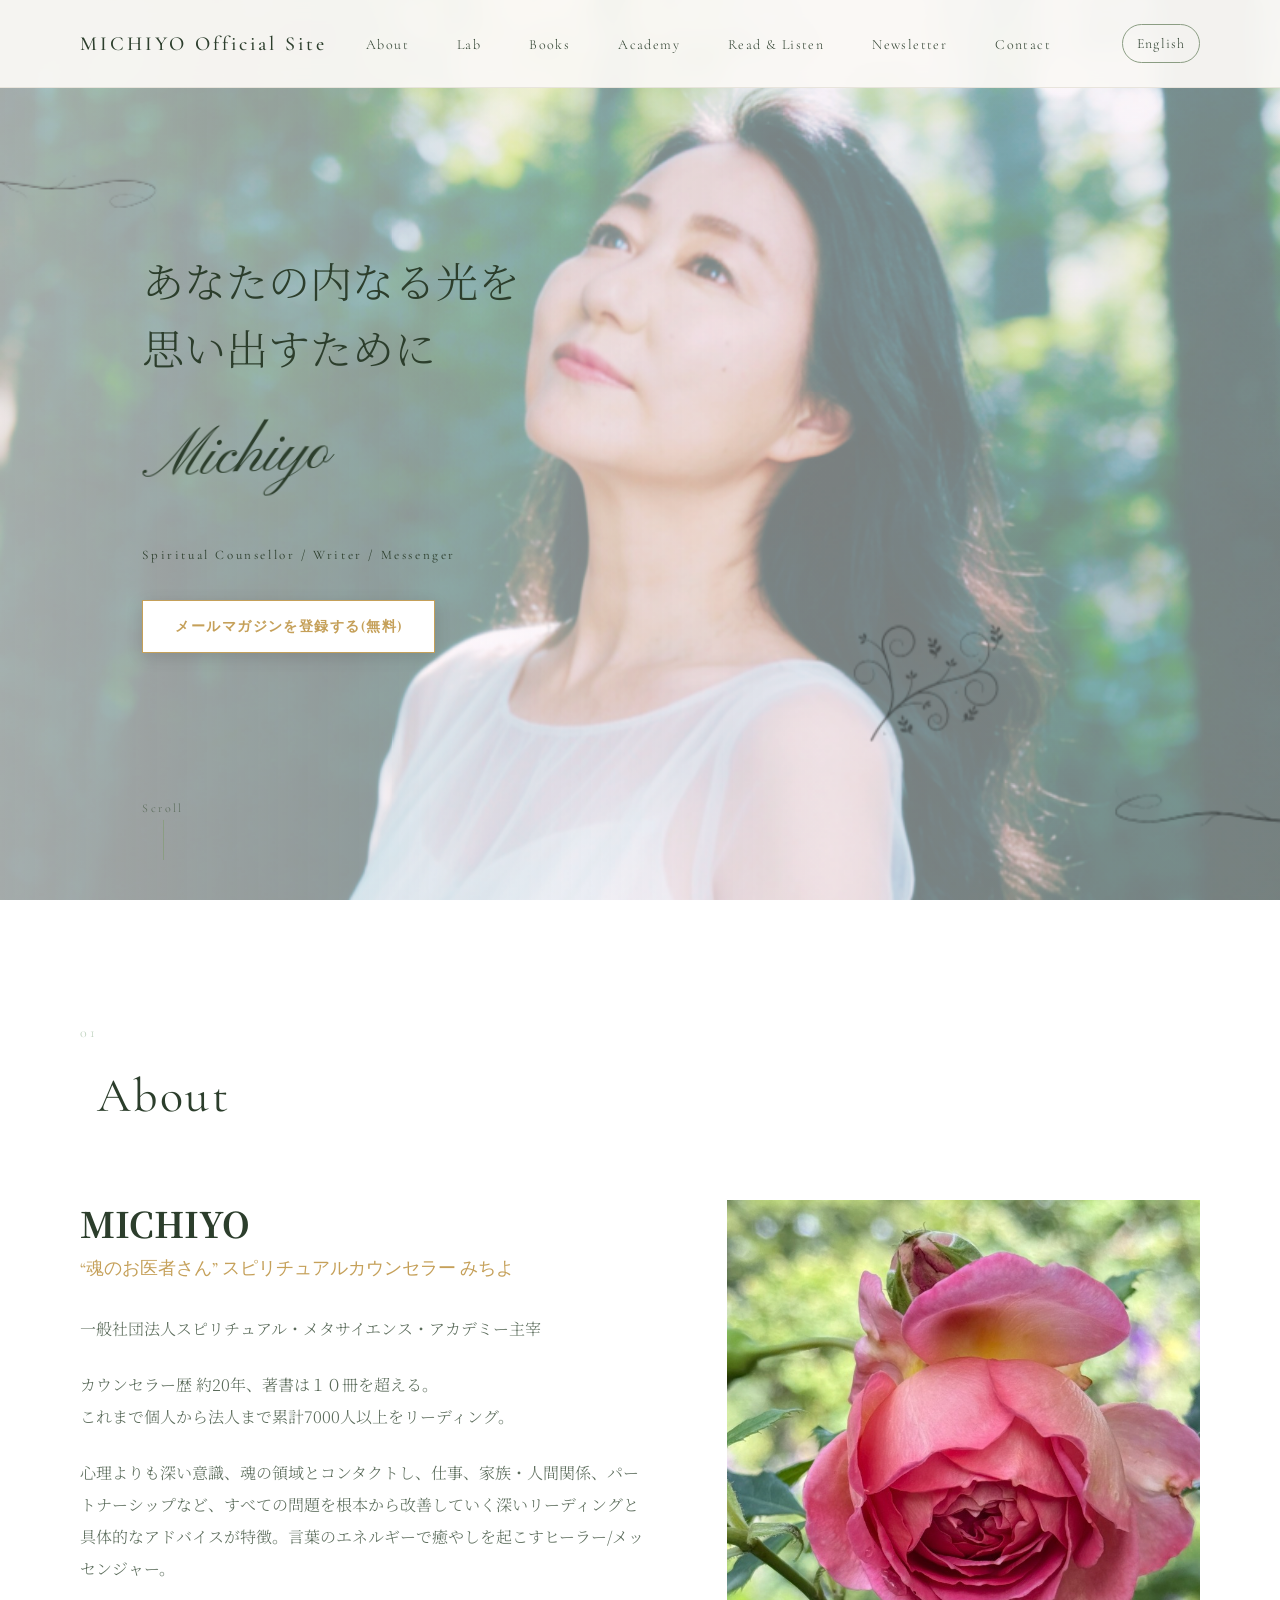
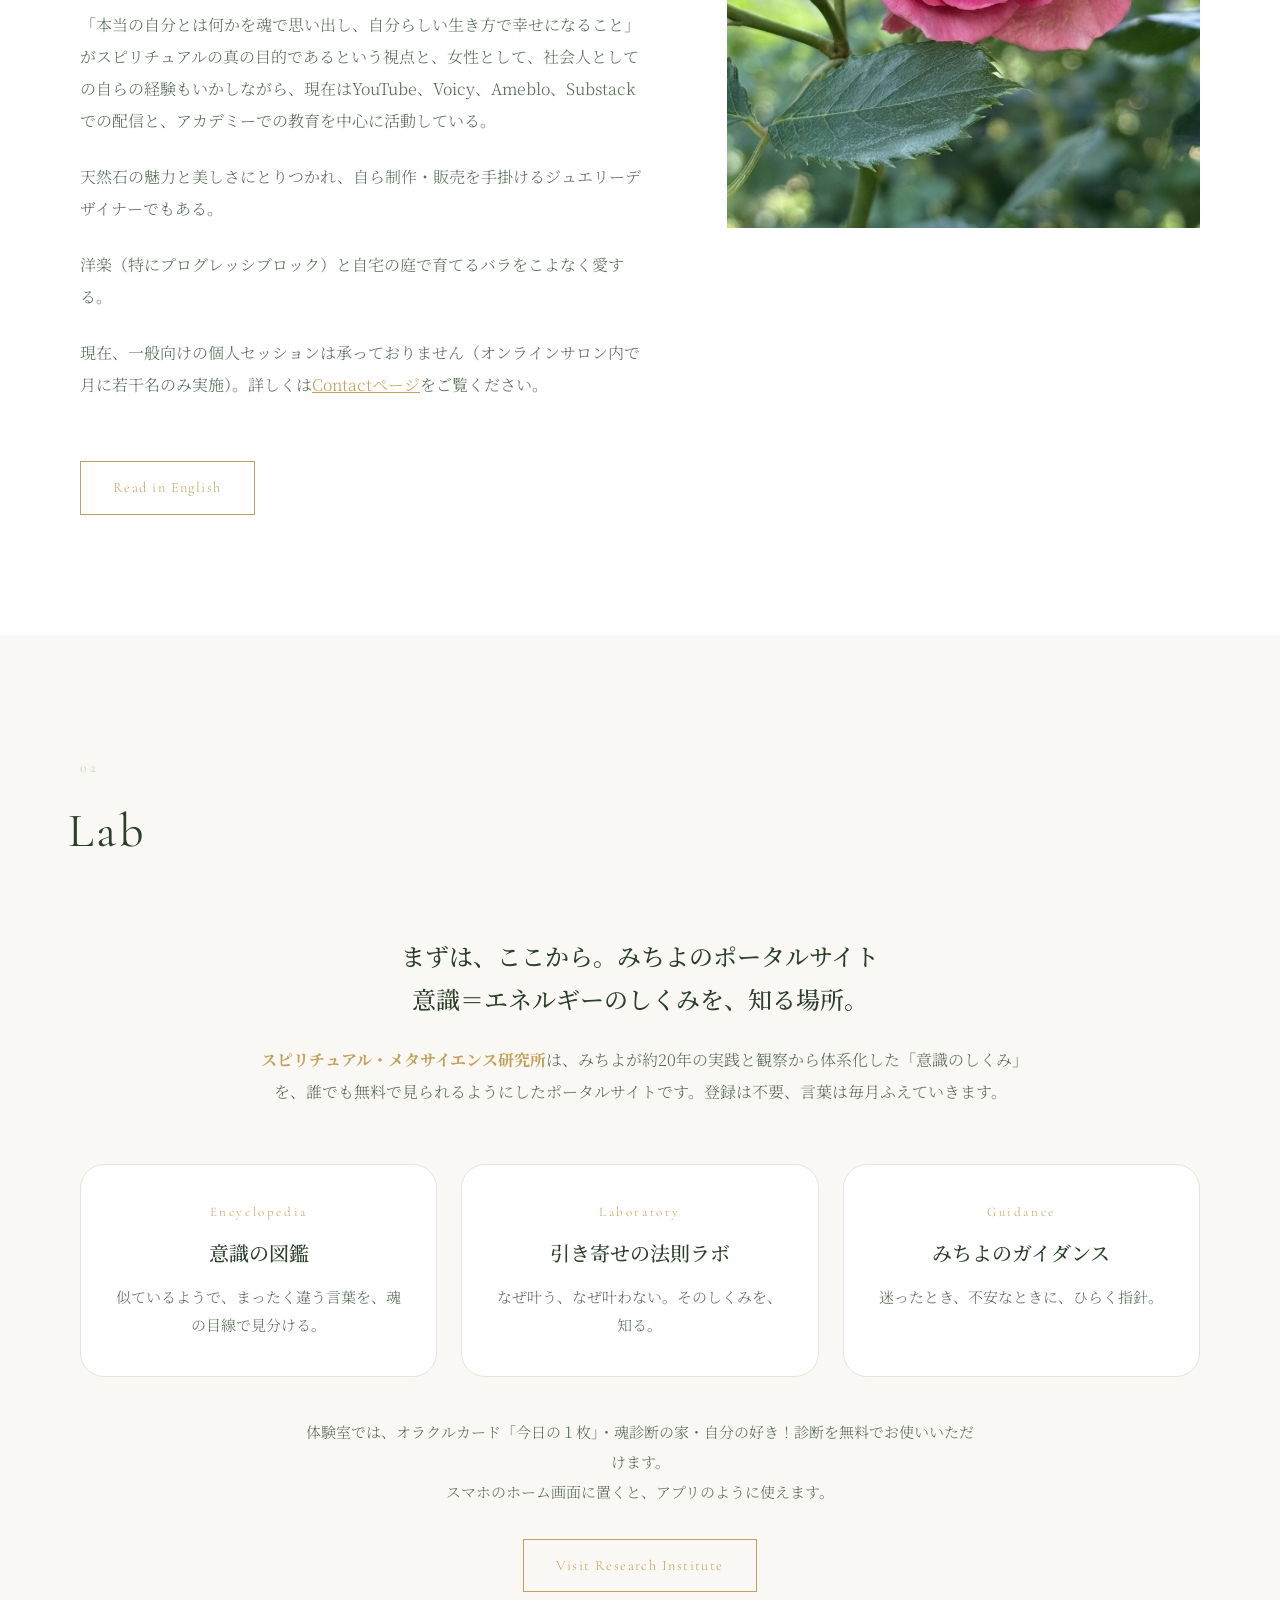
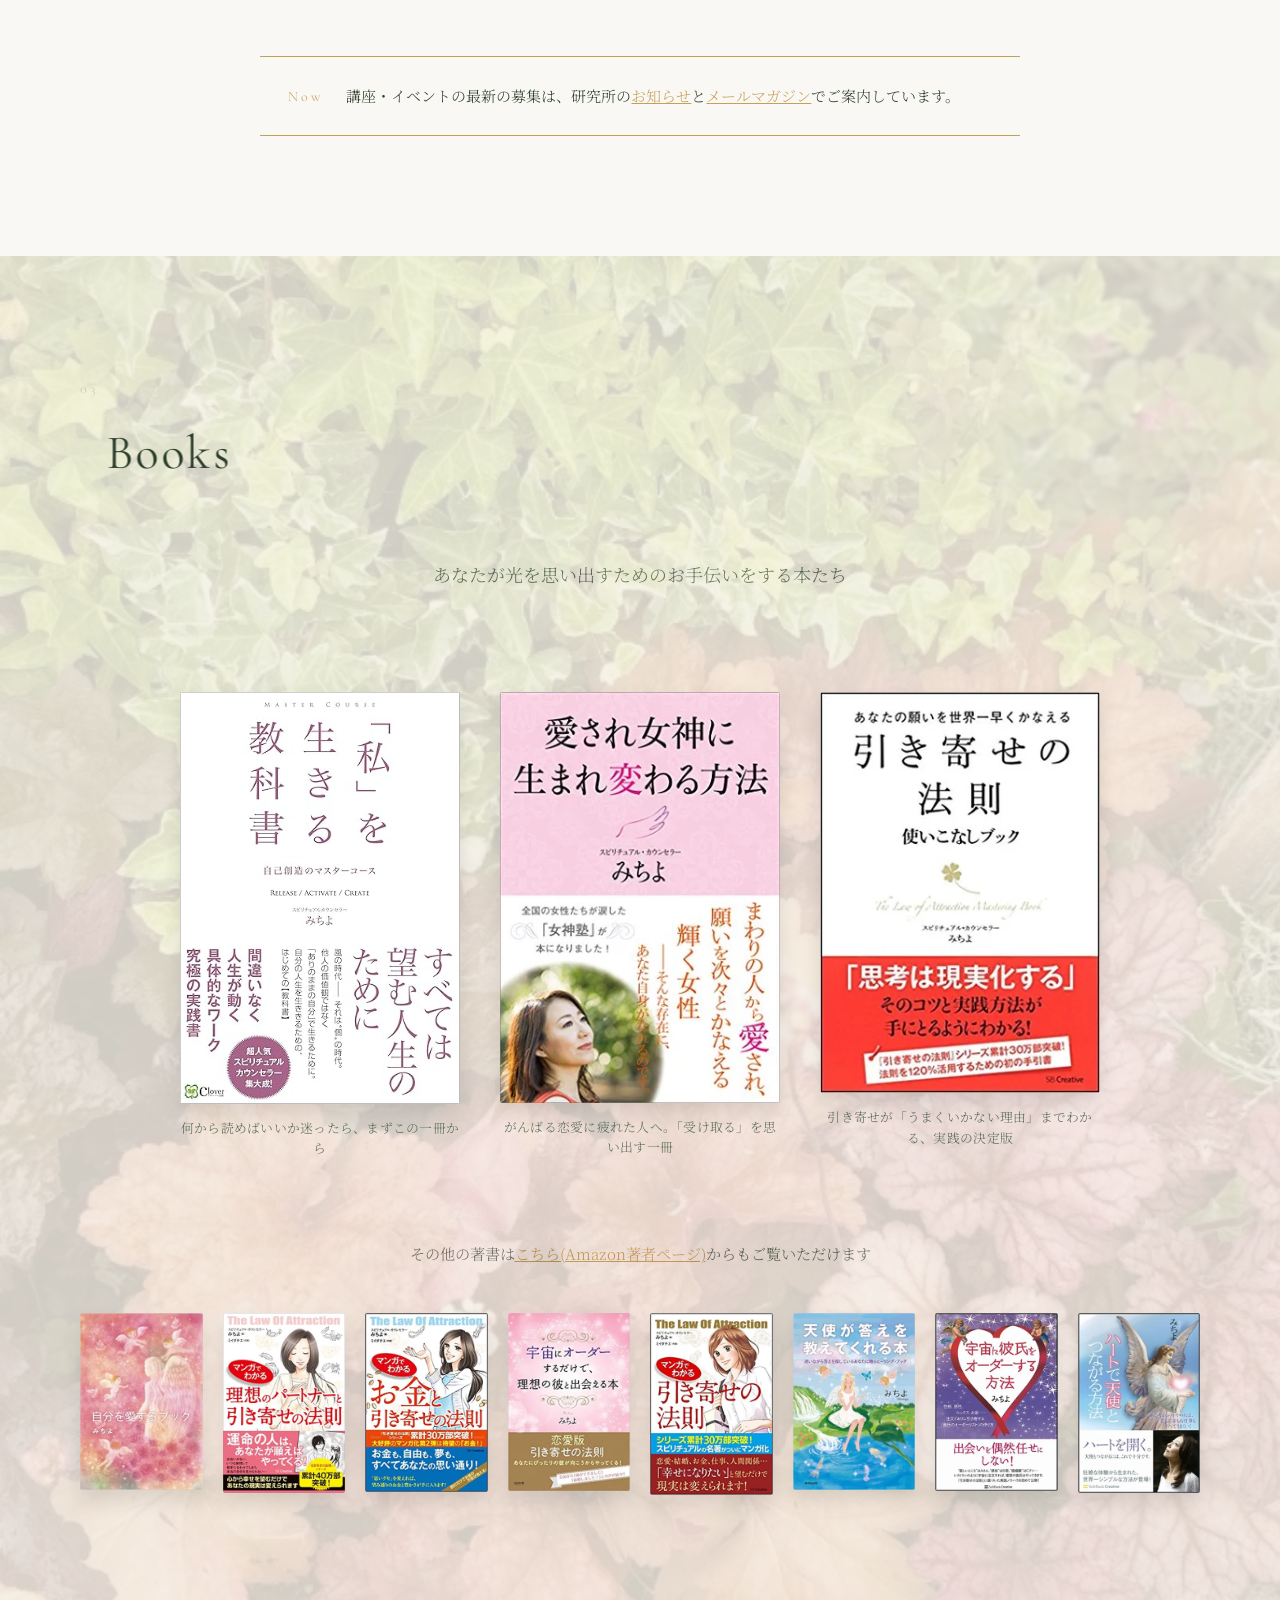
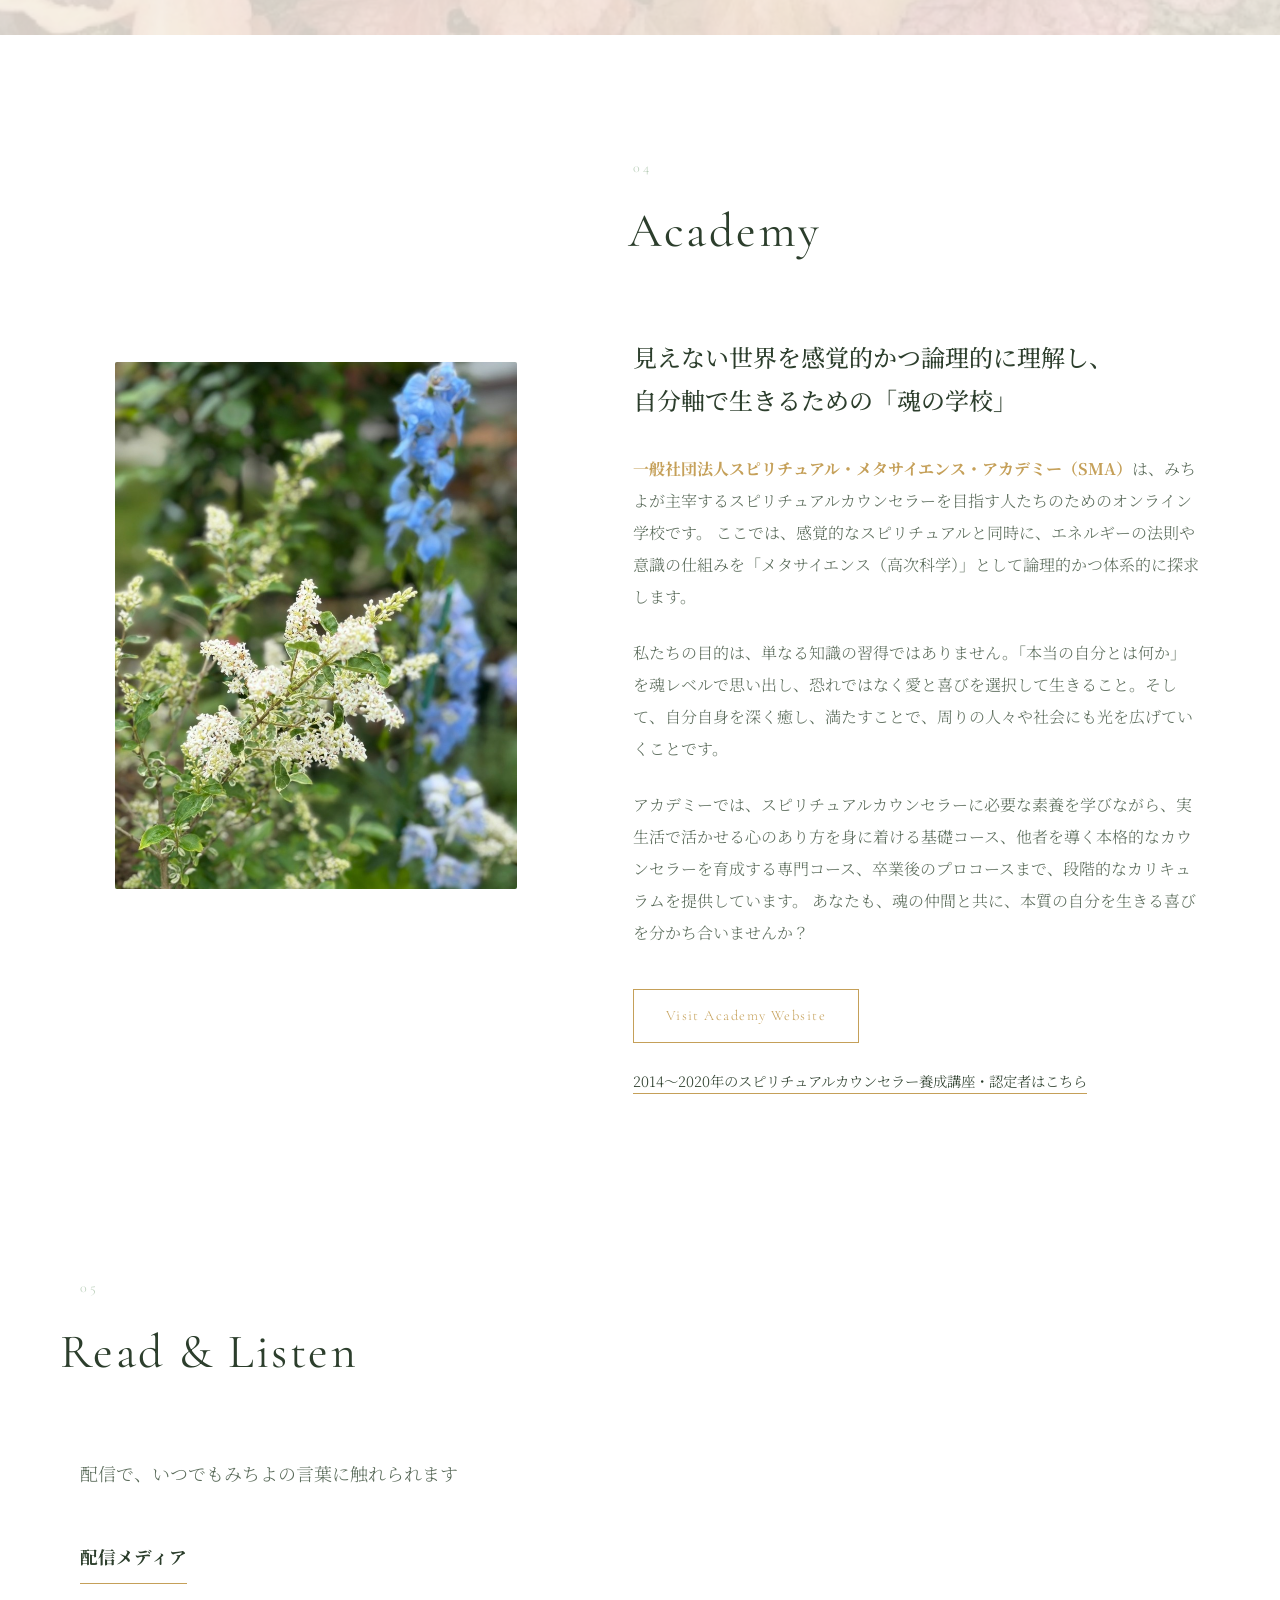
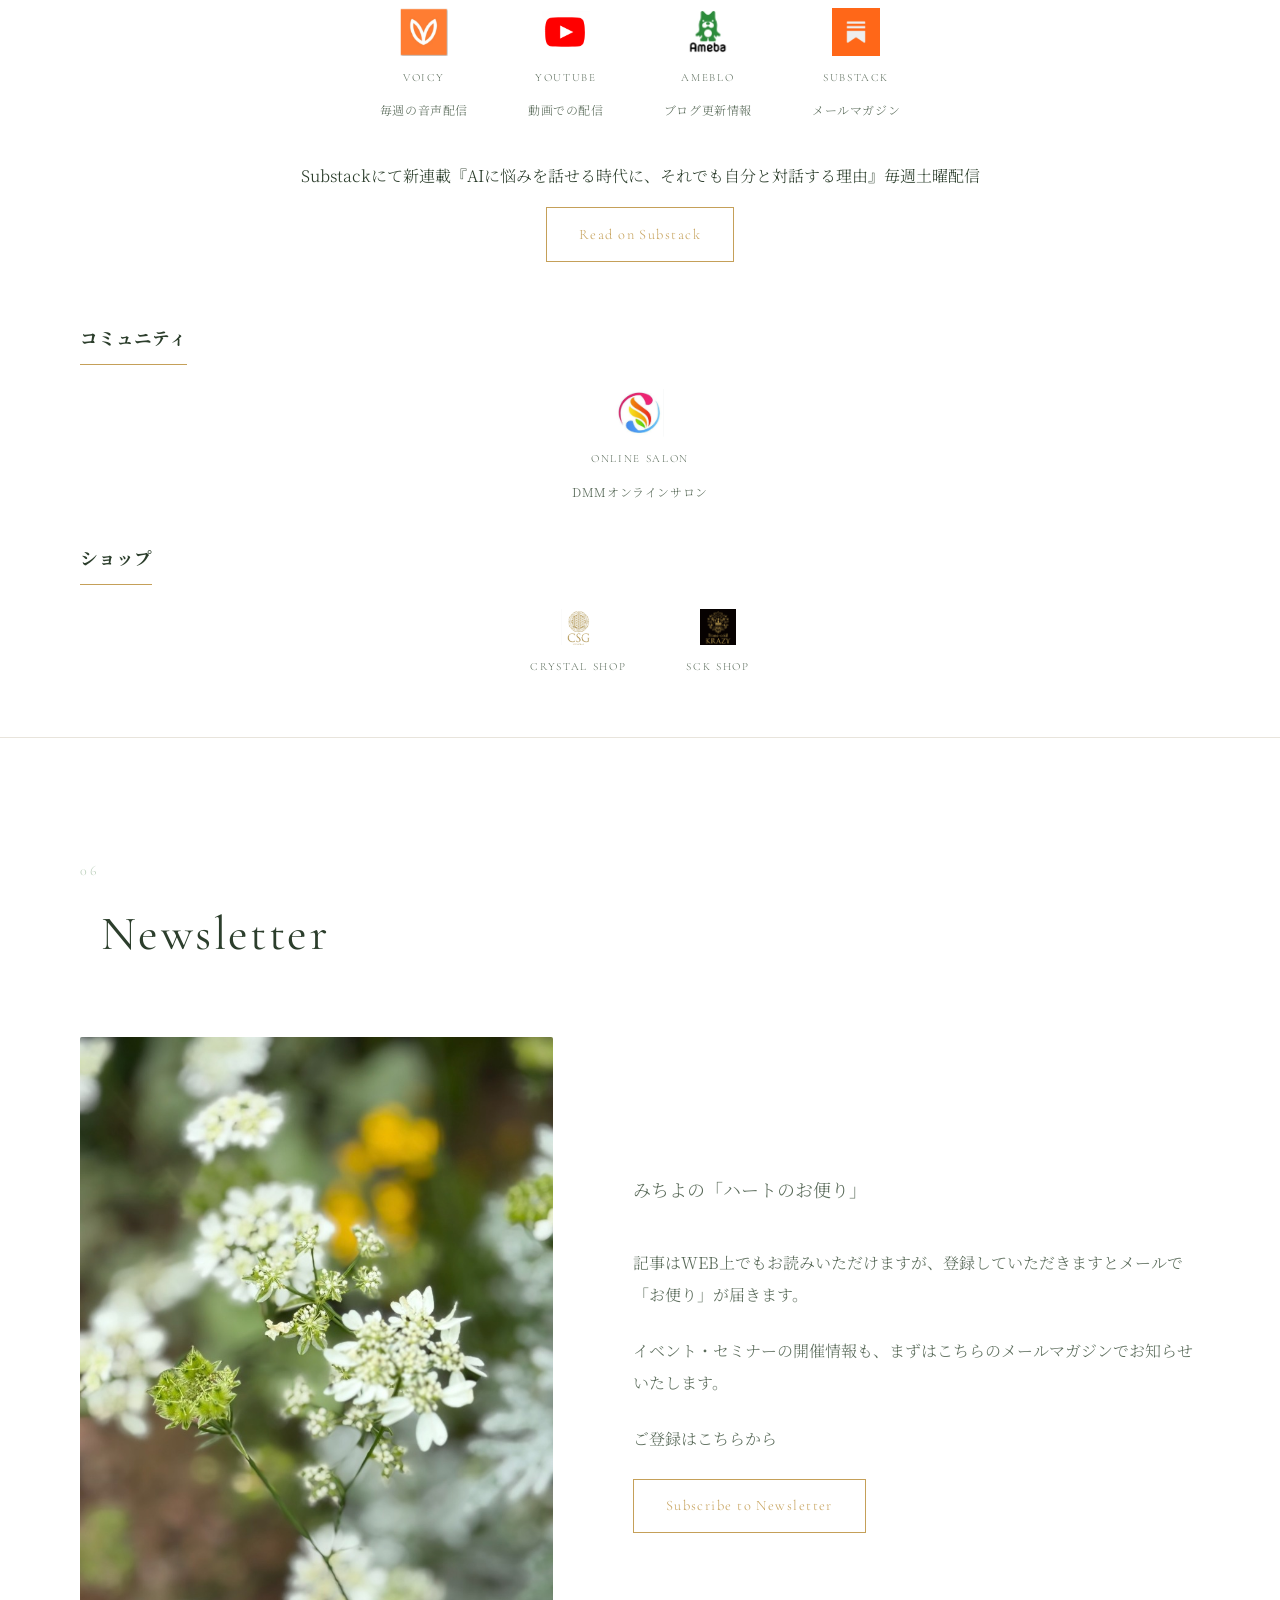
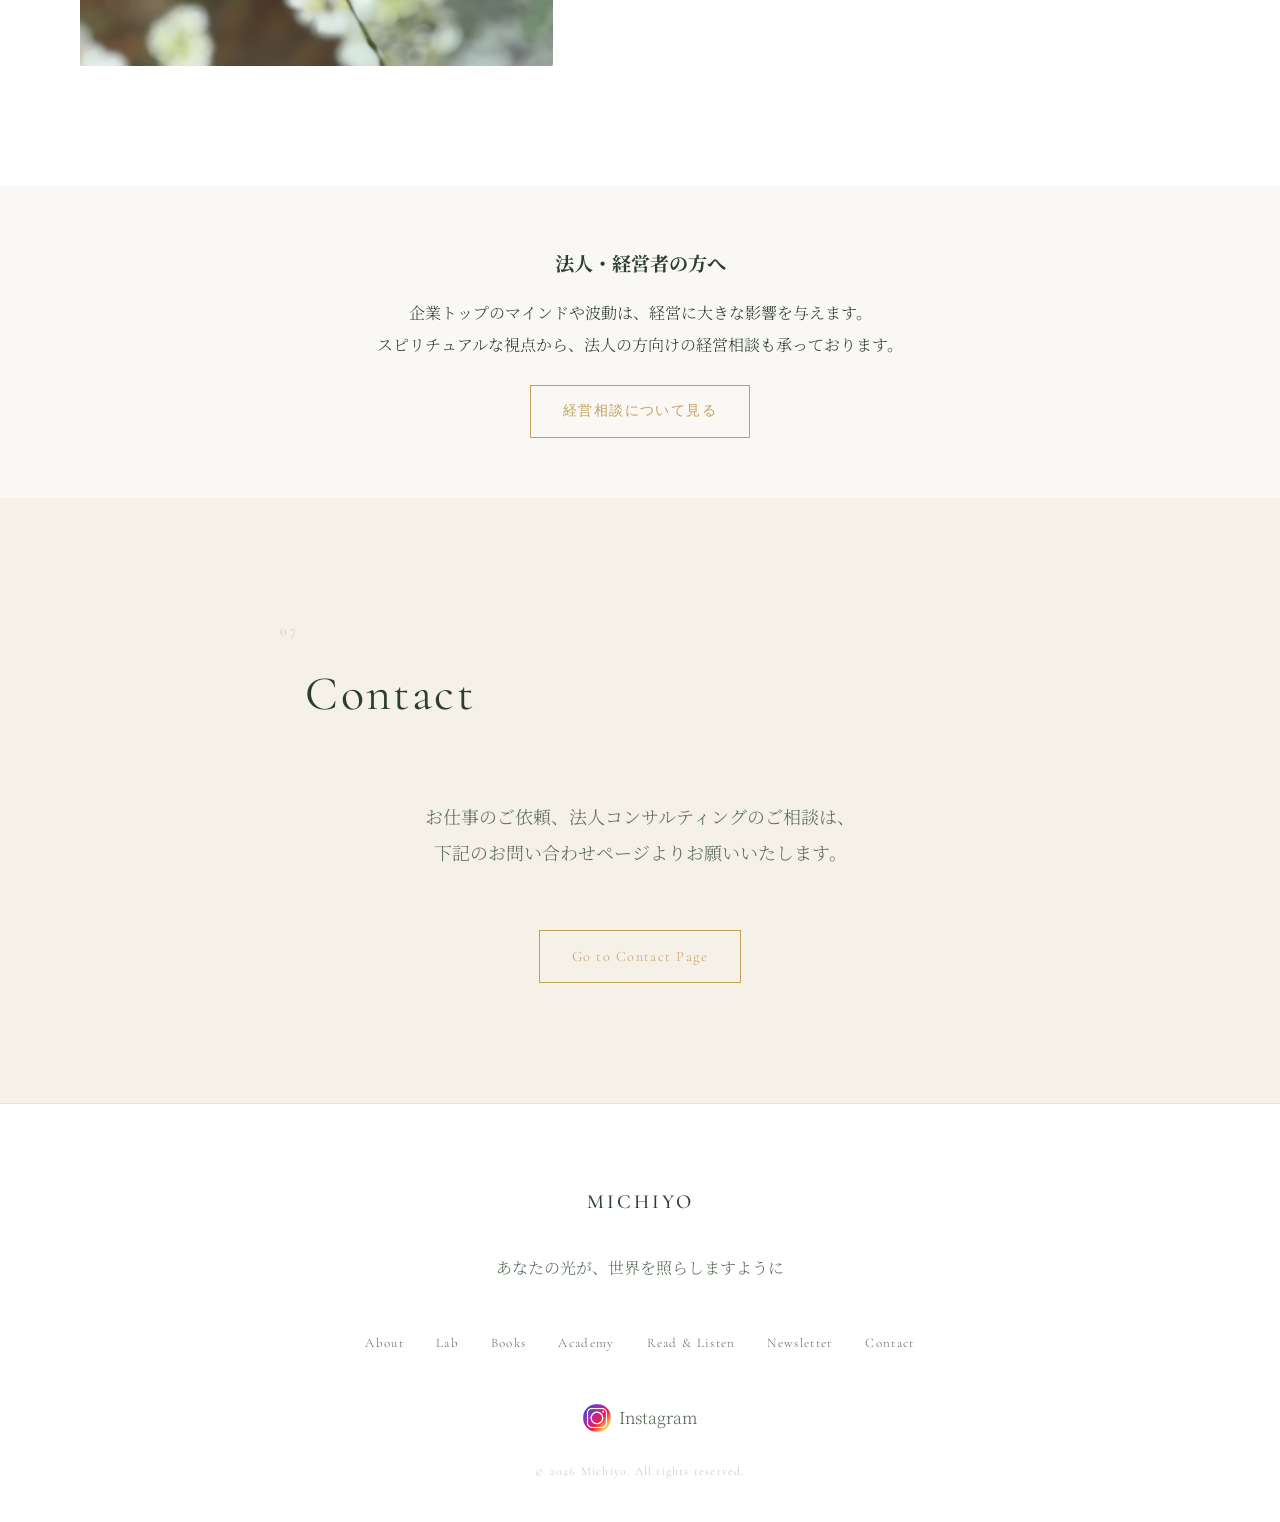
<file: index.html>
<!DOCTYPE html>
<html lang="ja">

<head>
    <meta charset="UTF-8">
    <meta name="viewport" content="width=device-width, initial-scale=1.0">
    <title>スピリチュアルカウンセラー みちよ | MICHIYO Official Site</title>
    <meta name="description" content="スピリチュアルカウンセラーみちよの公式サイト。YouTube・Voicy・Ameblo・Substackでの配信、無料で読めるスピリチュアル・メタサイエンス研究所ポータル、スピリチュアル・メタサイエンス・アカデミーでの教育活動をご紹介します。">
    <link rel="stylesheet" href="styles.css?v=14">
    <link rel="preconnect" href="https://fonts.googleapis.com">
    <link rel="preconnect" href="https://fonts.gstatic.com" crossorigin>
    <link rel="icon" type="image/png" href="./favicon.png?v=4">
    <link
        href="https://fonts.googleapis.com/css2?family=Noto+Serif+JP:wght@200;300;400;500;600;700&family=Cormorant+Garamond:wght@300;400;500;600;700&family=Pinyon+Script&display=swap"
        rel="stylesheet">
    <style>
        /* Hero CTAを写真の上でもはっきり見せるための背景付きボタン */
        .hero-cta-btn {
            background: var(--color-white);
            box-shadow: 0 4px 16px rgba(0, 0, 0, 0.12);
            font-weight: 700;
        }

        .hero-cta-btn:hover {
            background: var(--color-gold);
            color: var(--color-white);
        }
    </style>
</head>

<body>
    <!-- ナビゲーション -->
    <nav class="navbar">
        <div class="nav-container">
            <a href="#home" class="nav-logo">MICHIYO Official Site</a>
            <ul class="nav-menu" id="nav-menu">
                <li><a href="#about" class="nav-link">About</a></li>
                <li><a href="#lab" class="nav-link">Lab</a></li>
                <li><a href="#books" class="nav-link">Books</a></li>
                <li><a href="#academy" class="nav-link">Academy</a></li>
                <li><a href="#read-listen" class="nav-link">Read & Listen</a></li>
                <li><a href="#message" class="nav-link">Newsletter</a></li>
                <li><a href="#contact" class="nav-link">Contact</a></li>
            </ul>
            <a href="english.html" class="nav-lang" lang="en" aria-label="English page">English</a>
            <div class="hamburger" id="hamburger">
                <span></span>
                <span></span>
            </div>
        </div>
    </nav>

    <!-- ヒーローセクション -->
    <section id="home" class="hero">
        <div class="hero-image-wrapper">
            <img src="images/hero_main_2026.png" alt="Michiyo - Spiritual Writer / Messenger" class="hero-image">
            <div class="hero-overlay"></div>
        </div>
        <div class="hero-content">
            <h1 class="hero-title">
                <span class="title-line">あなたの内なる光を</span>
                <span class="title-line">思い出すために</span>
            </h1>
            <div class="hero-signature">Michiyo</div>
            <p class="hero-subtitle">Spiritual Counsellor / Writer / Messenger</p>
            <div class="hero-cta-wrapper" style="margin-top: 32px;">
                <a href="https://michiyospiritualcounsellor.substack.com/?utm_campaign=pub&utm_medium=web"
                    target="_blank" rel="noopener noreferrer" class="btn-outline hero-cta-btn">
                    メールマガジンを登録する(無料)
                </a>
            </div>
        </div>
        <div class="scroll-indicator">
            <span>Scroll</span>
            <div class="scroll-line"></div>
        </div>
    </section>

    <section id="about" class="about">
        <div class="container">
            <div class="section-number">01</div>
            <h2 class="section-title">About</h2>

            <div class="about-content">
                <div class="about-text">
                    <h3 class="about-name">
                        MICHIYO
                        <span>“魂のお医者さん” スピリチュアルカウンセラー みちよ</span>
                    </h3>

                    <div class="about-description">
                        <p>
                            一般社団法人スピリチュアル・メタサイエンス・アカデミー主宰
                        </p>
                        <p>
                            カウンセラー歴 約20年、著書は１０冊を超える。<br>
                            これまで個人から法人まで累計7000人以上をリーディング。
                        </p>
                        <p>
                            心理よりも深い意識、魂の領域とコンタクトし、仕事、家族・人間関係、パートナーシップなど、すべての問題を根本から改善していく深いリーディングと具体的なアドバイスが特徴。言葉のエネルギーで癒やしを起こすヒーラー/メッセンジャー。
                        </p>
                        <p>
                            「本当の自分とは何かを魂で思い出し、自分らしい生き方で幸せになること」がスピリチュアルの真の目的であるという視点と、女性として、社会人としての自らの経験もいかしながら、現在はYouTube、Voicy、Ameblo、Substackでの配信と、アカデミーでの教育を中心に活動している。
                        </p>
                        <p>
                            天然石の魅力と美しさにとりつかれ、自ら制作・販売を手掛けるジュエリーデザイナーでもある。
                        </p>
                        <p>
                            洋楽（特にプログレッシブロック）と自宅の庭で育てるバラをこよなく愛する。
                        </p>
                        <p>
                            現在、一般向けの個人セッションは承っておりません（オンラインサロン内で月に若干名のみ実施）。詳しくは<a
                                href="contact.html" style="color: var(--color-gold); text-decoration: underline;">Contactページ</a>をご覧ください。
                        </p>
                    </div>

                    <div class="about-actions">
                        <a href="english.html" class="btn-outline">Read in English</a>
                    </div>
                </div>

                <div class="about-image">
                    <div class="image-frame">
                        <img src="images/about_flower.jpg" alt="About Michiyo"
                            style="width: 100%; height: 100%; object-fit: cover; display: block;">
                    </div>
                </div>
            </div>
        </div>
    </section>

    <!-- Lab (研究所ポータル) -->
    <section id="lab" class="lab">
        <div class="container">
            <div class="section-number">02</div>
            <h2 class="section-title">Lab</h2>

            <div class="lab-intro">
                <p class="academy-lead">
                    まずは、ここから。みちよのポータルサイト<br>
                    意識＝エネルギーのしくみを、知る場所。
                </p>
                <div class="academy-description">
                    <p>
                        <span class="academy-highlight">スピリチュアル・メタサイエンス研究所</span>は、みちよが約20年の実践と観察から体系化した「意識のしくみ」を、誰でも無料で見られるようにしたポータルサイトです。登録は不要、言葉は毎月ふえていきます。
                    </p>
                </div>
            </div>

            <div class="lab-rooms">
                <a href="https://resonancelink.com/zukan/" target="_blank" rel="noopener noreferrer" class="lab-room">
                    <span class="lab-room-en">Encyclopedia</span>
                    <h3>意識の図鑑</h3>
                    <p>似ているようで、まったく違う言葉を、魂の目線で見分ける。</p>
                </a>
                <a href="https://resonancelink.com/hikiyose/" target="_blank" rel="noopener noreferrer" class="lab-room">
                    <span class="lab-room-en">Laboratory</span>
                    <h3>引き寄せの法則ラボ</h3>
                    <p>なぜ叶う、なぜ叶わない。そのしくみを、知る。</p>
                </a>
                <a href="https://resonancelink.com/guidance/" target="_blank" rel="noopener noreferrer" class="lab-room">
                    <span class="lab-room-en">Guidance</span>
                    <h3>みちよのガイダンス</h3>
                    <p>迷ったとき、不安なときに、ひらく指針。</p>
                </a>
            </div>

            <p class="lab-note">
                体験室では、オラクルカード「今日の１枚」・魂診断の家・自分の好き！診断を無料でお使いいただけます。<br>
                スマホのホーム画面に置くと、アプリのように使えます。
            </p>

            <div class="academy-btn-wrapper" style="justify-content: center;">
                <a href="https://resonancelink.com/" target="_blank" rel="noopener noreferrer" class="btn-outline">
                    Visit Research Institute
                </a>
            </div>

            <div class="lab-now">
                <span class="lab-now-label">Now</span>
                <p>
                    講座・イベントの最新の募集は、研究所の<a href="https://resonancelink.com/#notice" target="_blank" rel="noopener noreferrer">お知らせ</a>と<a href="https://michiyospiritualcounsellor.substack.com/?utm_campaign=pub&utm_medium=web" target="_blank" rel="noopener noreferrer">メールマガジン</a>でご案内しています。
                </p>
            </div>

            <!-- 大きな募集のときだけ、下のコメントを外して使う（終了日を過ぎたら必ず消す）
            <div class="lab-banner">
                <a href="【募集ページのURL】">教養科 2027年1月開講 — 募集中（【締切日】まで） →</a>
            </div>
            -->
        </div>
    </section>

    <!-- Books -->
    <section id="books" class="books">
        <div class="container">
            <div class="section-number">03</div>
            <h2 class="section-title">Books</h2>

            <p class="section-intro">
                あなたが光を思い出すためのお手伝いをする本たち
            </p>

            <div class="books-grid" style="grid-template-columns: repeat(auto-fit, minmax(220px, 280px)); justify-content: center; margin-bottom: 60px;">
                <!-- 代表作1: 「私」を生きる教科書 (book11.jpg) -->
                <a href="https://www.amazon.co.jp/stores/%E3%81%BF%E3%81%A1%E3%82%88/author/B005L8V05K?ref=sr_ntt_srch_lnk_2&qid=1768995559&sr=8-2&shoppingPortalEnabled=true"
                    target="_blank" rel="noopener noreferrer" class="book-item">
                    <img src="images/book11.jpg?v=resized" alt="「私」を生きる教科書">
                    <p style="margin-top: 14px; font-size: 0.8rem; line-height: 1.6; color: var(--color-text-light); text-align: center; letter-spacing: 0.02em;">
                        何から読めばいいか迷ったら、まずこの一冊から</p>
                </a>
                <!-- 代表作2: 愛され女神に生まれ変わる方法 (book7.webp) -->
                <a href="https://www.amazon.co.jp/stores/%E3%81%BF%E3%81%A1%E3%82%88/author/B005L8V05K?ref=sr_ntt_srch_lnk_2&qid=1768995559&sr=8-2&shoppingPortalEnabled=true"
                    target="_blank" rel="noopener noreferrer" class="book-item">
                    <img src="images/book7.webp?v=resized" alt="愛され女神に生まれ変わる方法">
                    <p style="margin-top: 14px; font-size: 0.8rem; line-height: 1.6; color: var(--color-text-light); text-align: center; letter-spacing: 0.02em;">
                        がんばる恋愛に疲れた人へ。「受け取る」を思い出す一冊</p>
                </a>
                <!-- 代表作3: 引き寄せの法則 使いこなしブック (book6.webp) -->
                <a href="https://www.amazon.co.jp/stores/%E3%81%BF%E3%81%A1%E3%82%88/author/B005L8V05K?ref=sr_ntt_srch_lnk_2&qid=1768995559&sr=8-2&shoppingPortalEnabled=true"
                    target="_blank" rel="noopener noreferrer" class="book-item">
                    <img src="images/book6.webp?v=resized" alt="引き寄せの法則 使いこなしブック">
                    <p style="margin-top: 14px; font-size: 0.8rem; line-height: 1.6; color: var(--color-text-light); text-align: center; letter-spacing: 0.02em;">
                        引き寄せが「うまくいかない理由」までわかる、実践の決定版</p>
                </a>
            </div>

            <p class="section-intro" style="font-size: 0.95rem; margin-bottom: 24px;">
                その他の著書は<a href="https://www.amazon.co.jp/stores/%E3%81%BF%E3%81%A1%E3%82%88/author/B005L8V05K?ref=sr_ntt_srch_lnk_2&qid=1768995559&sr=8-2&shoppingPortalEnabled=true"
                    target="_blank" rel="noopener noreferrer"
                    style="color: var(--color-gold); text-decoration: underline;">こちら(Amazon著者ページ)</a>からもご覧いただけます
            </p>

            <div class="books-grid" style="grid-template-columns: repeat(auto-fill, minmax(110px, 1fr)); gap: 20px;">
                <a href="https://www.amazon.co.jp/stores/%E3%81%BF%E3%81%A1%E3%82%88/author/B005L8V05K?ref=sr_ntt_srch_lnk_2&qid=1768995559&sr=8-2&shoppingPortalEnabled=true"
                    target="_blank" rel="noopener noreferrer" class="book-item">
                    <img src="images/book1.webp?v=resized" alt="自分を愛するブック">
                </a>
                <a href="https://www.amazon.co.jp/stores/%E3%81%BF%E3%81%A1%E3%82%88/author/B005L8V05K?ref=sr_ntt_srch_lnk_2&qid=1768995559&sr=8-2&shoppingPortalEnabled=true"
                    target="_blank" rel="noopener noreferrer" class="book-item">
                    <img src="images/book2.webp?v=resized" alt="マンガでわかる 理想のパートナーと引き寄せの法則">
                </a>
                <a href="https://www.amazon.co.jp/stores/%E3%81%BF%E3%81%A1%E3%82%88/author/B005L8V05K?ref=sr_ntt_srch_lnk_2&qid=1768995559&sr=8-2&shoppingPortalEnabled=true"
                    target="_blank" rel="noopener noreferrer" class="book-item">
                    <img src="images/book3.webp?v=resized" alt="マンガでわかる お金と引き寄せの法則">
                </a>
                <a href="https://www.amazon.co.jp/stores/%E3%81%BF%E3%81%A1%E3%82%88/author/B005L8V05K?ref=sr_ntt_srch_lnk_2&qid=1768995559&sr=8-2&shoppingPortalEnabled=true"
                    target="_blank" rel="noopener noreferrer" class="book-item">
                    <img src="images/book4.webp?v=resized" alt="宇宙にオーダーするだけで、理想の彼と出会える本">
                </a>
                <a href="https://www.amazon.co.jp/stores/%E3%81%BF%E3%81%A1%E3%82%88/author/B005L8V05K?ref=sr_ntt_srch_lnk_2&qid=1768995559&sr=8-2&shoppingPortalEnabled=true"
                    target="_blank" rel="noopener noreferrer" class="book-item">
                    <img src="images/book5.webp?v=resized" alt="マンガでわかる 引き寄せの法則">
                </a>
                <a href="https://www.amazon.co.jp/stores/%E3%81%BF%E3%81%A1%E3%82%88/author/B005L8V05K?ref=sr_ntt_srch_lnk_2&qid=1768995559&sr=8-2&shoppingPortalEnabled=true"
                    target="_blank" rel="noopener noreferrer" class="book-item">
                    <img src="images/book8.webp?v=resized" alt="天使が答えを教えてくれる本">
                </a>
                <a href="https://www.amazon.co.jp/stores/%E3%81%BF%E3%81%A1%E3%82%88/author/B005L8V05K?ref=sr_ntt_srch_lnk_2&qid=1768995559&sr=8-2&shoppingPortalEnabled=true"
                    target="_blank" rel="noopener noreferrer" class="book-item">
                    <img src="images/book9.webp?v=resized" alt="宇宙に彼氏をオーダーする方法">
                </a>
                <a href="https://www.amazon.co.jp/stores/%E3%81%BF%E3%81%A1%E3%82%88/author/B005L8V05K?ref=sr_ntt_srch_lnk_2&qid=1768995559&sr=8-2&shoppingPortalEnabled=true"
                    target="_blank" rel="noopener noreferrer" class="book-item">
                    <img src="images/book10.webp?v=resized" alt="ハートで天使とつながる方法">
                </a>
            </div>
        </div>
    </section>

    <!-- Academy -->
    <section id="academy" class="academy">
        <div class="container">
            <div class="academy-layout">
                <div class="academy-image">
                    <div class="image-frame">
                        <img src="images/academy_flower.jpg" alt="Academy Flower">
                    </div>
                </div>

                <div class="academy-text-content">
                    <div class="section-number">04</div>
                    <h2 class="section-title">Academy</h2>

                    <p class="academy-lead">
                        見えない世界を感覚的かつ論理的に理解し、<br>
                        自分軸で生きるための「魂の学校」
                    </p>

                    <div class="academy-description">
                        <p>
                            <span
                                class="academy-highlight">一般社団法人スピリチュアル・メタサイエンス・アカデミー（SMA）</span>は、みちよが主宰するスピリチュアルカウンセラーを目指す人たちのためのオンライン学校です。
                            ここでは、感覚的なスピリチュアルと同時に、エネルギーの法則や意識の仕組みを「メタサイエンス（高次科学）」として論理的かつ体系的に探求します。
                        </p>
                        <p>
                            私たちの目的は、単なる知識の習得ではありません。「本当の自分とは何か」を魂レベルで思い出し、恐れではなく愛と喜びを選択して生きること。そして、自分自身を深く癒し、満たすことで、周りの人々や社会にも光を広げていくことです。
                        </p>
                        <p>
                            アカデミーでは、スピリチュアルカウンセラーに必要な素養を学びながら、実生活で活かせる心のあり方を身に着ける基礎コース、他者を導く本格的なカウンセラーを育成する専門コース、卒業後のプロコースまで、段階的なカリキュラムを提供しています。
                            あなたも、魂の仲間と共に、本質の自分を生きる喜びを分かち合いませんか？
                        </p>
                    </div>

                    <div class="academy-btn-wrapper">
                        <a href="https://spiritualmetascienceacademy.org/" target="_blank" rel="noopener noreferrer"
                            class="btn-outline">
                            Visit Academy Website
                        </a>
                    </div>

                    <div style="margin-top: 1.5rem;">
                        <a href="healers.html" class="text-link"
                            style="color: var(--color-text); border-bottom: 1px solid var(--color-gold); padding-bottom: 2px; text-decoration: none; font-size: 0.9em; transition: opacity 0.3s ease;">
                            2014～2020年のスピリチュアルカウンセラー養成講座・認定者はこちら
                        </a>
                    </div>
                </div>
            </div>

        </div>
    </section>

    <!-- Read & Listen -->
    <section id="read-listen" class="social-links">
        <div class="container">
            <div class="section-number">05</div>
            <h2 class="section-title">Read & Listen</h2>

            <p class="section-intro" style="text-align: left; margin-bottom: 50px;">
                配信で、いつでもみちよの言葉に触れられます
            </p>

            <h3
                style="font-size: 1.1rem; margin-bottom: 24px; border-bottom: 1px solid var(--color-gold); padding-bottom: 10px; display: inline-block;">
                配信メディア</h3>
            <div class="social-grid" style="margin-bottom: 40px;">
                <a href="https://voicy.jp/channel/1756" target="_blank" rel="noopener noreferrer" class="social-item">
                    <img src="icon/voicy.png" alt="Voicy">
                    <span>Voicy</span>
                    <small style="font-size: 0.75rem; color: var(--color-text-light); letter-spacing: 0.05em;">毎週の音声配信</small>
                </a>
                <a href="https://www.youtube.com/channel/UCM4Cxu05XHKE7H530RbWuYA" target="_blank"
                    rel="noopener noreferrer" class="social-item">
                    <img src="icon/youtube.png" alt="YouTube">
                    <span>YouTube</span>
                    <small style="font-size: 0.75rem; color: var(--color-text-light); letter-spacing: 0.05em;">動画での配信</small>
                </a>
                <a href="https://ameblo.jp/michiyo-hikiyose/" target="_blank" rel="noopener noreferrer"
                    class="social-item">
                    <img src="icon/ameba.png" alt="Ameblo">
                    <span>Ameblo</span>
                    <small style="font-size: 0.75rem; color: var(--color-text-light); letter-spacing: 0.05em;">ブログ更新情報</small>
                </a>
                <a href="https://michiyospiritualcounsellor.substack.com/?utm_campaign=pub&utm_medium=web"
                    target="_blank" rel="noopener noreferrer" class="social-item">
                    <img src="icon/Substack.png" alt="Substack">
                    <span>Substack</span>
                    <small style="font-size: 0.75rem; color: var(--color-text-light); letter-spacing: 0.05em;">メールマガジン</small>
                </a>
            </div>

            <p style="text-align: center; line-height: 1.9; margin-bottom: 60px;">
                Substackにて新連載『AIに悩みを話せる時代に、それでも自分と対話する理由』毎週土曜配信<br>
                <a href="https://michiyospiritualcounsellor.substack.com/?utm_campaign=pub&utm_medium=web"
                    target="_blank" rel="noopener noreferrer" class="btn-outline"
                    style="margin-top: 16px; display: inline-block;">Read on Substack</a>
            </p>

            <h3
                style="font-size: 1.1rem; margin-bottom: 24px; border-bottom: 1px solid var(--color-gold); padding-bottom: 10px; display: inline-block;">
                コミュニティ</h3>
            <div class="social-grid" style="margin-bottom: 40px;">
                <a href="https://lounge.dmm.com/detail/1986/" target="_blank" rel="noopener noreferrer"
                    class="social-item">
                    <img src="icon/dmm.png" alt="DMM Online Salon">
                    <span>Online Salon</span>
                    <small style="font-size: 0.75rem; color: var(--color-text-light); letter-spacing: 0.05em;">DMMオンラインサロン</small>
                </a>
            </div>

            <h3
                style="font-size: 1.1rem; margin-bottom: 24px; border-bottom: 1px solid var(--color-gold); padding-bottom: 10px; display: inline-block;">
                ショップ</h3>
            <div class="social-grid">
                <a href="https://www.crystalsacredgeometry.com/" target="_blank" rel="noopener noreferrer"
                    class="social-item">
                    <img src="icon/csg.png" alt="Crystal Shop" style="width: 36px; height: 36px;">
                    <span>Crystal Shop</span>
                </a>
                <a href="https://sck.base.shop/" target="_blank" rel="noopener noreferrer" class="social-item">
                    <img src="icon/sck.png" alt="SCK Shop" style="width: 36px; height: 36px;">
                    <span>SCK Shop</span>
                </a>
            </div>
        </div>
    </section>

    <!-- Message -->
    <section id="message" class="message">
        <div class="container">
            <div class="section-number">06</div>
            <h2 class="section-title">Newsletter</h2>

            <div class="events-content-reverse">
                <div class="events-image-wrapper">
                    <div class="image-frame"></div>
                    <img src="images/magazine_flower.jpg" alt="Flower">
                </div>

                <div class="events-text">
                    <p class="section-intro" style="text-align: left; margin-bottom: 40px;">
                        みちよの「ハートのお便り」
                    </p>
                    <div class="events-description">
                        <p style="margin-bottom: 24px;">
                            記事はWEB上でもお読みいただけますが、登録していただきますとメールで「お便り」が届きます。
                        </p>
                        <p style="margin-bottom: 24px;">
                            イベント・セミナーの開催情報も、まずはこちらのメールマガジンでお知らせいたします。
                        </p>
                        <p>
                            ご登録はこちらから
                        </p>
                        <div style="margin-top: 24px;">
                            <a href="https://michiyospiritualcounsellor.substack.com/?utm_campaign=pub&utm_medium=web"
                                target="_blank" rel="noopener noreferrer" class="btn-outline">
                                Subscribe to Newsletter
                            </a>
                        </div>
                    </div>
                </div>
            </div>
        </div>
    </section>

    <!-- 法人・経営者の方へ -->
    <div style="text-align: center; padding: 60px 0; background-color: var(--color-cream);">
        <div class="container-narrow">
            <h3 style="font-size: 1.2rem; margin-bottom: 16px; color: var(--color-text);">法人・経営者の方へ</h3>
            <p style="line-height: 2; margin-bottom: 24px;">
                企業トップのマインドや波動は、経営に大きな影響を与えます。<br>
                スピリチュアルな視点から、法人の方向けの経営相談も承っております。
            </p>
            <a href="contact.html#business" class="btn-outline">経営相談について見る</a>
        </div>
    </div>

    <!-- Contact -->
    <section id="contact" class="contact">
        <div class="container-narrow">
            <div class="section-number">07</div>
            <h2 class="section-title">Contact</h2>

            <p class="contact-intro">
                お仕事のご依頼、法人コンサルティングのご相談は、<br>
                下記のお問い合わせページよりお願いいたします。
            </p>

            <div style="text-align: center; margin-top: 40px;">
                <a href="contact.html" class="btn-outline">
                    Go to Contact Page
                </a>
            </div>
        </div>
    </section>

    <!-- Footer -->
    <footer class="footer">
        <div class="footer-content">
            <div class="footer-logo">MICHIYO</div>

            <p class="footer-message">
                あなたの光が、世界を照らしますように
            </p>

            <nav class="footer-nav">
                <a href="#about">About</a>
                <a href="#lab">Lab</a>
                <a href="#books">Books</a>
                <a href="#academy">Academy</a>
                <a href="#read-listen">Read & Listen</a>
                <a href="#message">Newsletter</a>
                <a href="#contact">Contact</a>
            </nav>

            <div style="margin: 20px 0;">
                <a href="https://www.instagram.com/michiyospiritualcounsellor/" target="_blank"
                    rel="noopener noreferrer" style="display: inline-flex; align-items: center; gap: 8px; color: var(--color-text-light); text-decoration: none;">
                    <img src="icon/instagram.jpg" alt="Instagram" style="width: 28px; height: 28px; border-radius: 50%; object-fit: cover;">
                    <span>Instagram</span>
                </a>
            </div>

            <p class="copyright">© 2026 Michiyo. All rights reserved.</p>
        </div>
    </footer>

    <script src="script.js"></script>
</body>

</html>
</file>
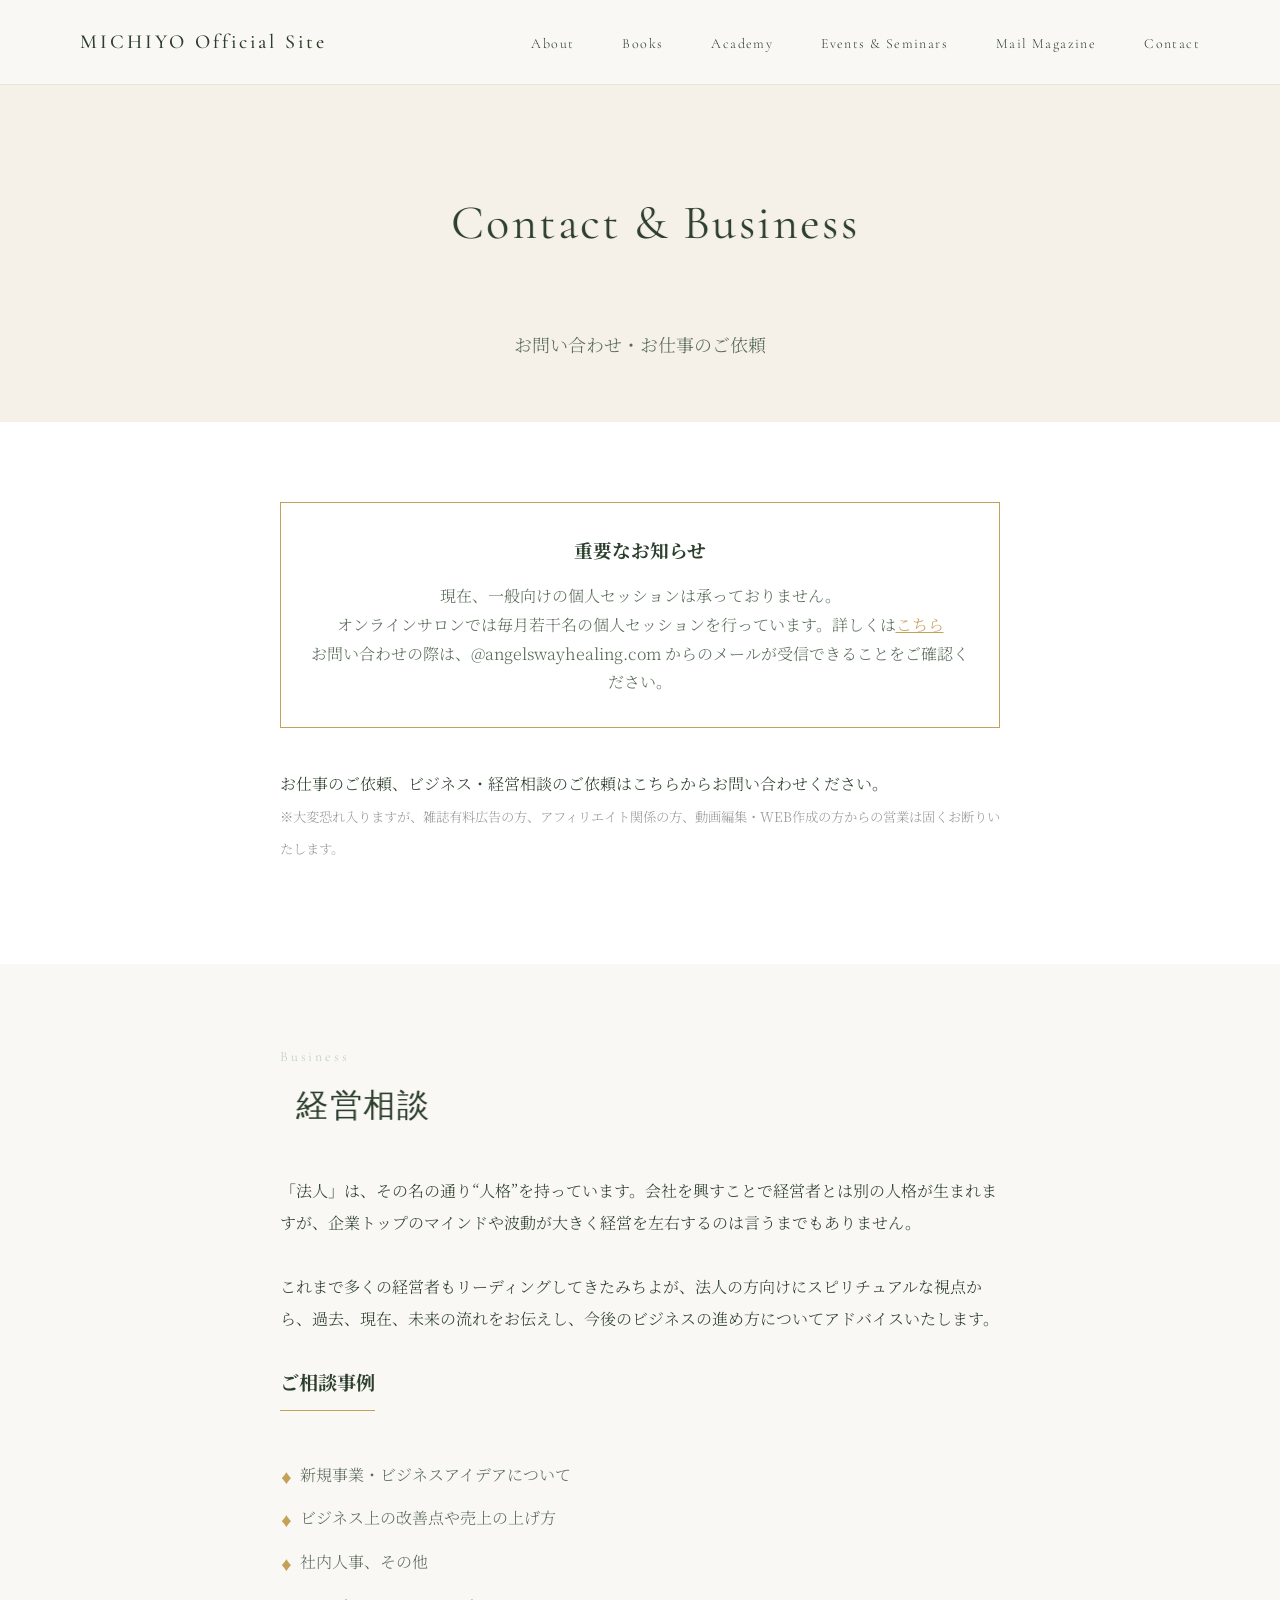
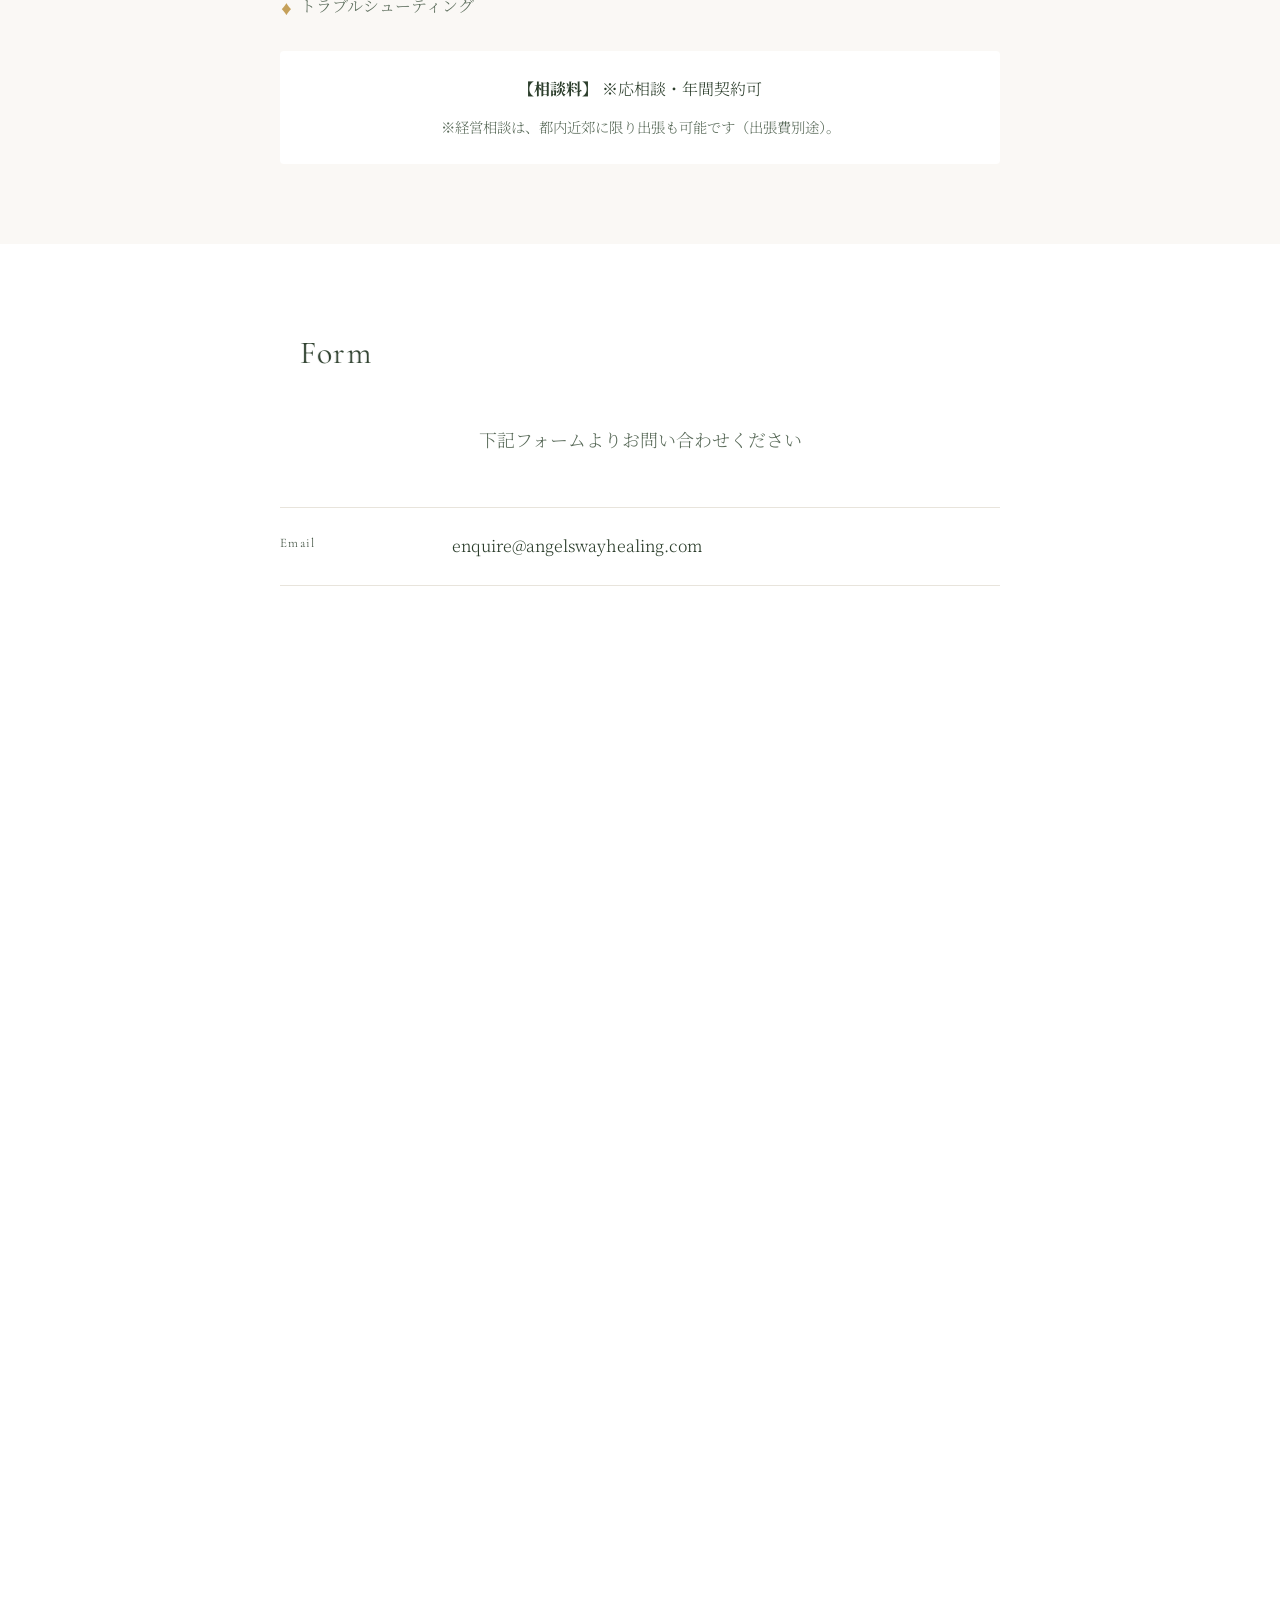
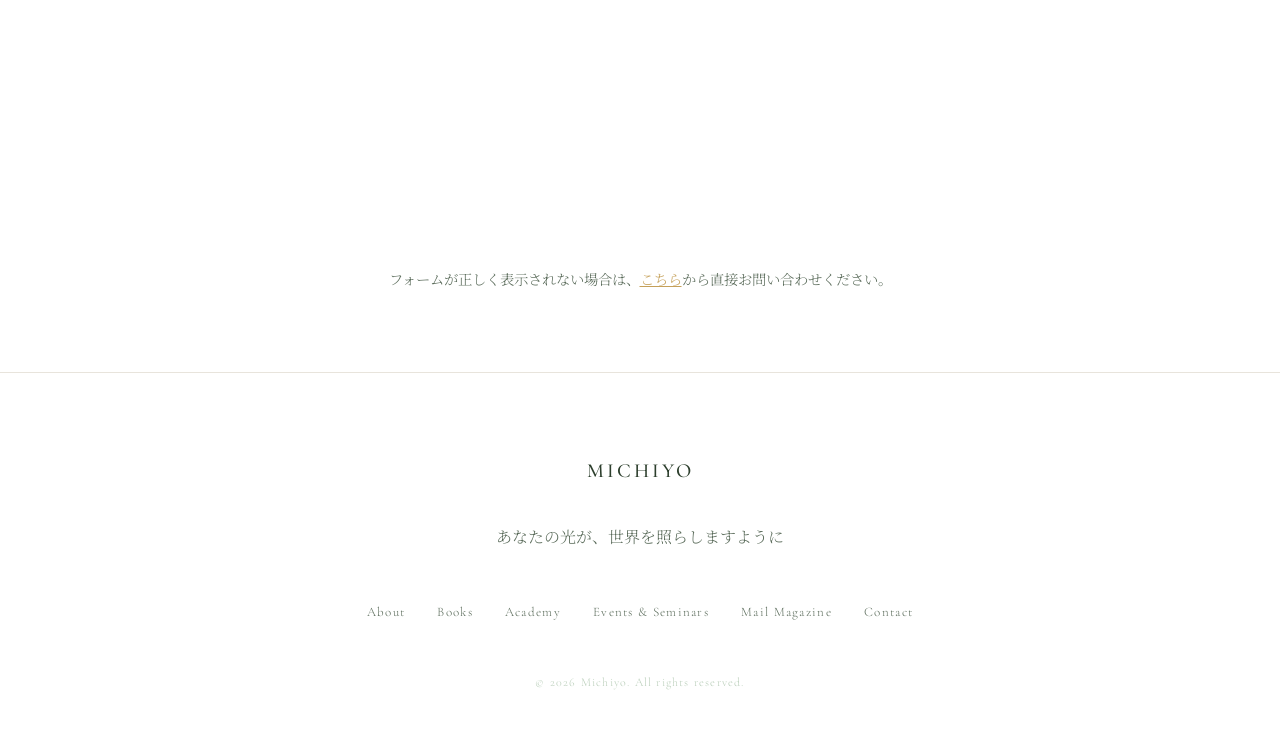
<file: contact.html>
<!DOCTYPE html>
<html lang="ja">

<head>
    <meta charset="UTF-8">
    <meta name="viewport" content="width=device-width, initial-scale=1.0">
    <title>Contact & Business Consulting - MICHIYO Official Site</title>
    <meta name="description" content="お問い合わせ、取材・執筆ご依頼、法人向け経営相談について。">
    <link rel="stylesheet" href="styles.css?v=2">
    <link rel="preconnect" href="https://fonts.googleapis.com">
    <link rel="preconnect" href="https://fonts.gstatic.com" crossorigin>
    <link rel="icon" type="image/png" href="./favicon.png?v=4">
    <link
        href="https://fonts.googleapis.com/css2?family=Noto+Serif+JP:wght@200;300;400;500;600;700&family=Cormorant+Garamond:wght@300;400;500;600;700&family=Pinyon+Script&display=swap"
        rel="stylesheet">
    <style>
        .page-header {
            padding-top: 180px;
            padding-bottom: 60px;
            text-align: center;
            background: var(--color-beige);
        }

        .content-section {
            padding: 80px 0;
            background: var(--color-white);
        }

        .consulting-section {
            background: var(--color-cream);
            padding: 80px 0;
        }

        .notice-box {
            border: 1px solid var(--color-gold);
            padding: 30px;
            margin-bottom: 40px;
            text-align: center;
            background: rgba(255, 255, 255, 0.5);
        }

        .consulting-list {
            list-style: none;
            margin: 30px 0;
        }

        .consulting-list li {
            padding-left: 20px;
            position: relative;
            margin-bottom: 15px;
            color: var(--color-text-light);
            line-height: 1.8;
        }

        .consulting-list li::before {
            content: '♦';
            position: absolute;
            left: 0;
            color: var(--color-gold);
            font-size: 0.8em;
            top: 5px;
        }

        .consulting-fee {
            background: var(--color-white);
            padding: 24px;
            text-align: center;
            margin-top: 30px;
            border-radius: 4px;
        }
    </style>
</head>

<body>
    <!-- ナビゲーション -->
    <nav class="navbar">
        <div class="nav-container">
            <a href="index.html#home" class="nav-logo">MICHIYO Official Site</a>
            <ul class="nav-menu" id="nav-menu">
                <li><a href="index.html#about" class="nav-link">About</a></li>
                <li><a href="index.html#books" class="nav-link">Books</a></li>
                <li><a href="index.html#academy" class="nav-link">Academy</a></li>
                <li><a href="index.html#courses" class="nav-link">Events & Seminars</a></li>
                <li><a href="index.html#message" class="nav-link">Mail Magazine</a></li>
                <li><a href="contact.html" class="nav-link">Contact</a></li>
            </ul>
            <div class="hamburger" id="hamburger">
                <span></span>
                <span></span>
            </div>
        </div>
    </nav>

    <!-- Page Header -->
    <header class="page-header">
        <div class="container">
            <h1 class="section-title">Contact & Business</h1>
            <p class="section-intro" style="margin-bottom: 0;">お問い合わせ・お仕事のご依頼</p>
        </div>
    </header>

    <!-- Main Content -->
    <main>
        <!-- Notice Section -->
        <section class="content-section">
            <div class="container-narrow">
                <div class="notice-box">
                    <h3 style="margin-bottom: 15px; color: var(--color-text);">重要なお知らせ</h3>
                    <p style="color: var(--color-text-light); line-height: 1.8;">
                        現在、一般向けの個人セッションは承っておりません。<br>
                        オンラインサロンでは毎月若干名の個人セッションを行っています。詳しくは<a href="https://lounge.dmm.com/detail/1986/" target="_blank"
                            rel="noopener noreferrer"
                            style="color: var(--color-gold); text-decoration: underline;">こちら</a><br>
                        お問い合わせの際は、@angelswayhealing.com からのメールが受信できることをご確認ください。
                    </p>
                </div>

                <div class="text-content">
                    <p style="margin-bottom: 20px; line-height: 2;">
                        お仕事のご依頼、ビジネス・経営相談のご依頼はこちらからお問い合わせください。<br>
                        <small
                            style="color: #999;">※大変恐れ入りますが、雑誌有料広告の方、アフィリエイト関係の方、動画編集・WEB作成の方からの営業は固くお断りいたします。</small>
                    </p>
                </div>
            </div>
        </section>

        <!-- Business Consulting Section -->
        <section class="consulting-section">
            <div class="container-narrow">
                <div class="section-number">Business</div>
                <h2 class="section-title" style="font-size: 2rem; margin-bottom: 40px;">経営相談</h2>

                <p style="line-height: 2; margin-bottom: 30px;">
                    「法人」は、その名の通り“人格”を持っています。会社を興すことで経営者とは別の人格が生まれますが、企業トップのマインドや波動が大きく経営を左右するのは言うまでもありません。<br><br>
                    これまで多くの経営者もリーディングしてきたみちよが、法人の方向けにスピリチュアルな視点から、過去、現在、未来の流れをお伝えし、今後のビジネスの進め方についてアドバイスいたします。
                </p>

                <h3
                    style="font-size: 1.2rem; margin-bottom: 20px; border-bottom: 1px solid var(--color-gold); padding-bottom: 10px; display: inline-block;">
                    ご相談事例</h3>
                <ul class="consulting-list">
                    <li>新規事業・ビジネスアイデアについて</li>
                    <li>ビジネス上の改善点や売上の上げ方</li>
                    <li>社内人事、その他</li>
                    <li>トラブルシューティング</li>
                </ul>

                <div class="consulting-fee">
                    <p><strong>【相談料】</strong> ※応相談・年間契約可</p>
                    <p style="font-size: 0.9em; margin-top: 10px; color: var(--color-text-light);">
                        ※経営相談は、都内近郊に限り出張も可能です（出張費別途）。</p>
                </div>
            </div>
        </section>

        <!-- Contact Form Section -->
        <section class="content-section" id="form">
            <div class="container-narrow">
                <h2 class="section-title" style="font-size: 2rem; margin-bottom: 40px;">Form</h2>
                <p class="section-intro" style="margin-bottom: 50px;">
                    下記フォームよりお問い合わせください
                </p>

                <div class="contact-info">
                    <div class="info-row">
                        <span class="info-label">Email</span>
                        <a href="mailto:enquire@angelswayhealing.com"
                            class="info-value">enquire@angelswayhealing.com</a>
                    </div>
                </div>

                <div class="formman-container"
                    style="width: 100%; min-height: 800px; display: flex; justify-content: center;">
                    <iframe src="https://ssl.formman.com/t/UVAS/" width="100%" height="1200" frameborder="0"
                        style="border: none; max-width: 100%; overflow: hidden;" scrolling="yes"></iframe>
                </div>
                <!-- Fallback link -->
                <div style="text-align: center; margin-top: 20px;">
                    <p style="font-size: 0.9rem; color: var(--color-text-light);">
                        フォームが正しく表示されない場合は、<a href="https://ssl.formman.com/t/UVAS/" target="_blank"
                            style="text-decoration: underline; color: var(--color-gold);">こちら</a>から直接お問い合わせください。
                    </p>
                </div>
            </div>
        </section>
    </main>

    <!-- Footer -->
    <footer class="footer">
        <div class="footer-content">
            <div class="footer-logo">MICHIYO</div>

            <p class="footer-message">
                あなたの光が、世界を照らしますように
            </p>

            <nav class="footer-nav">
                <a href="index.html#about">About</a>
                <a href="index.html#books">Books</a>
                <a href="index.html#academy">Academy</a>
                <a href="index.html#courses">Events & Seminars</a>
                <a href="index.html#message">Mail Magazine</a>
                <a href="contact.html">Contact</a>
            </nav>

            <p class="copyright">© 2026 Michiyo. All rights reserved.</p>
        </div>
    </footer>

    <script src="script.js"></script>
</body>

</html>
</file>
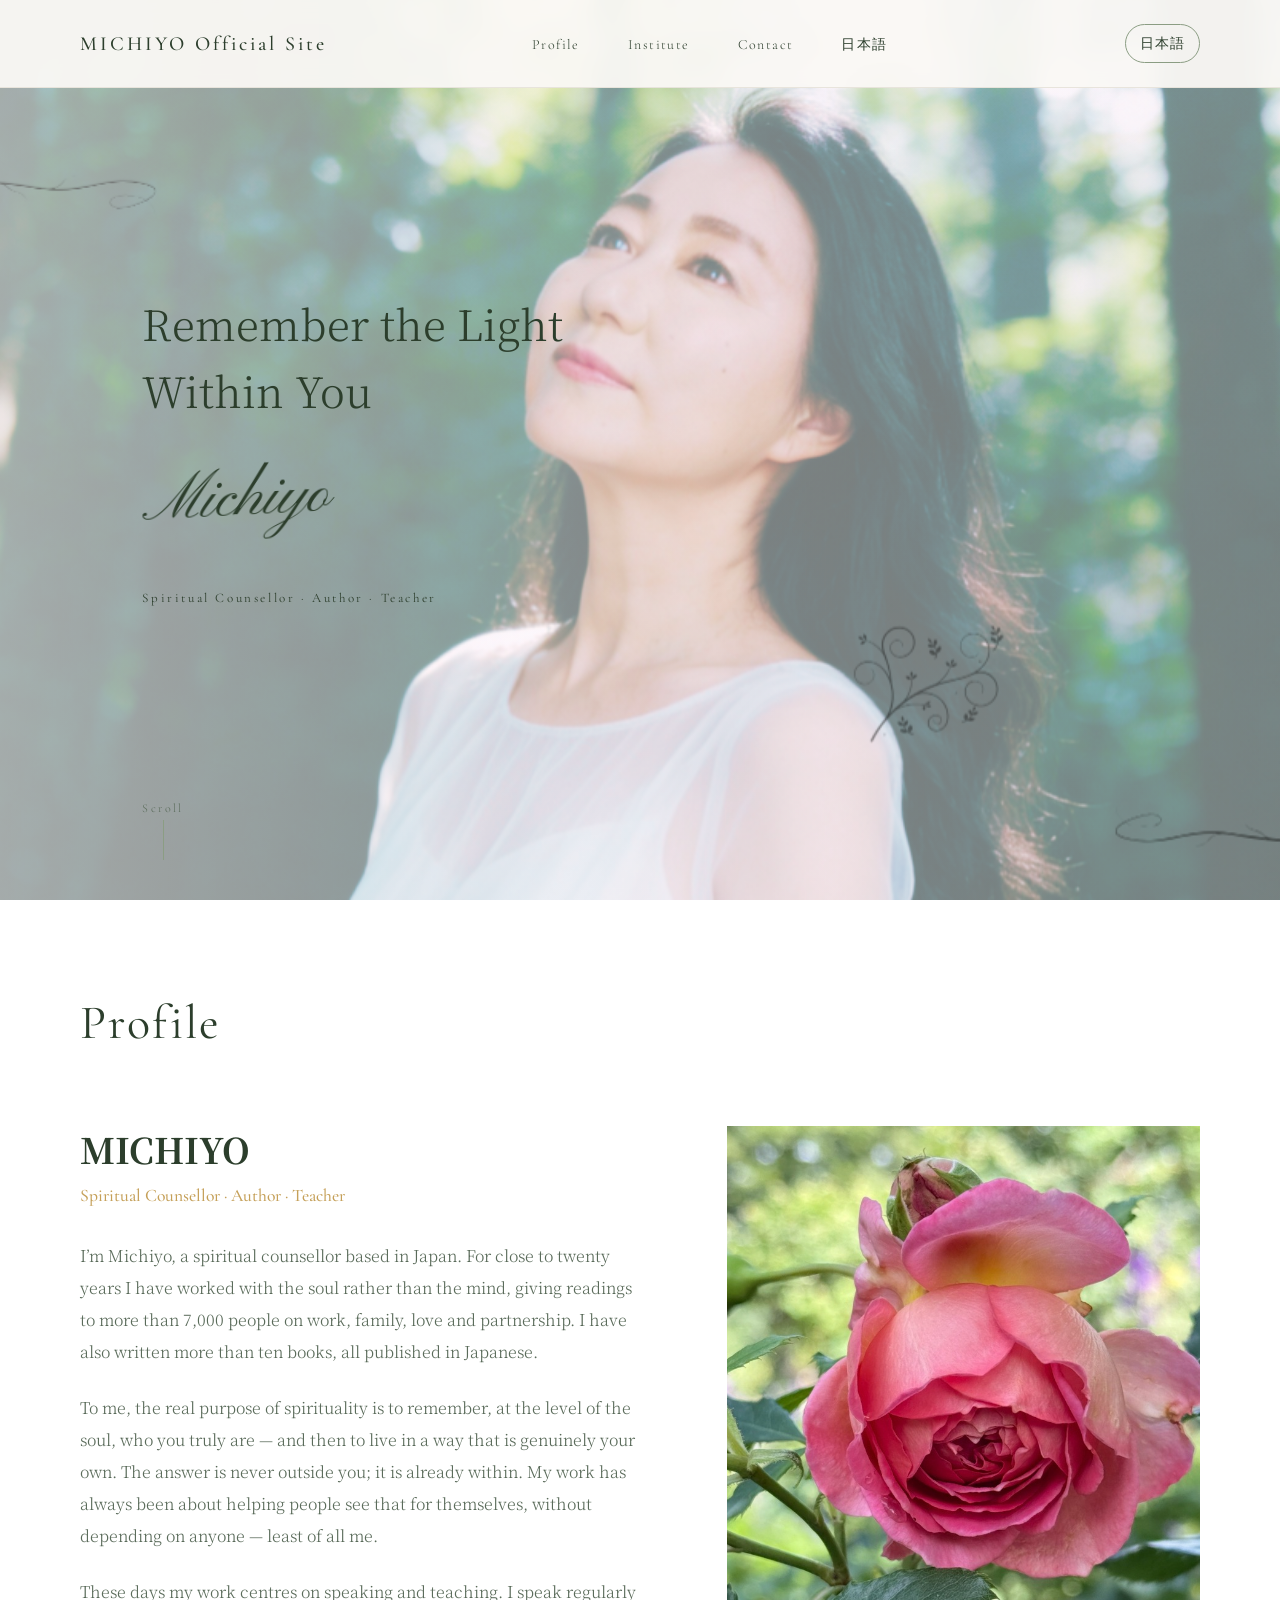
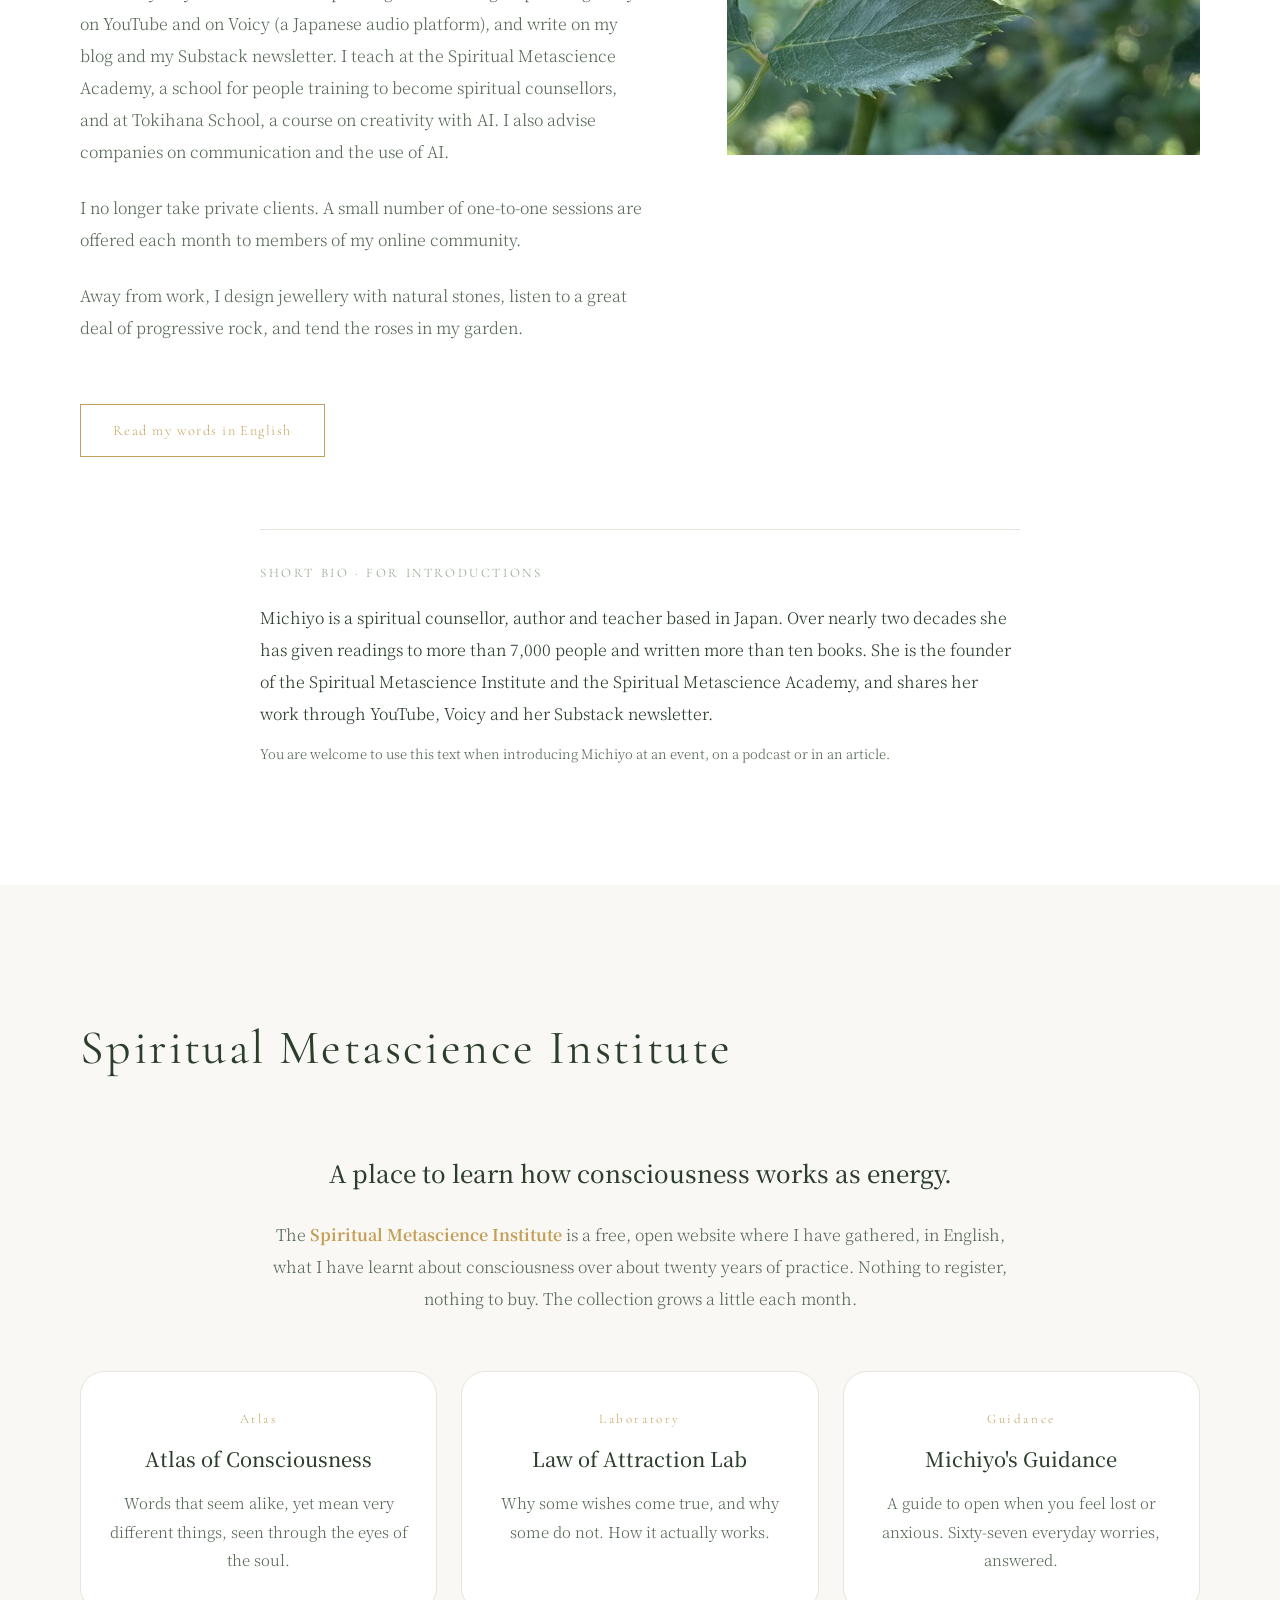
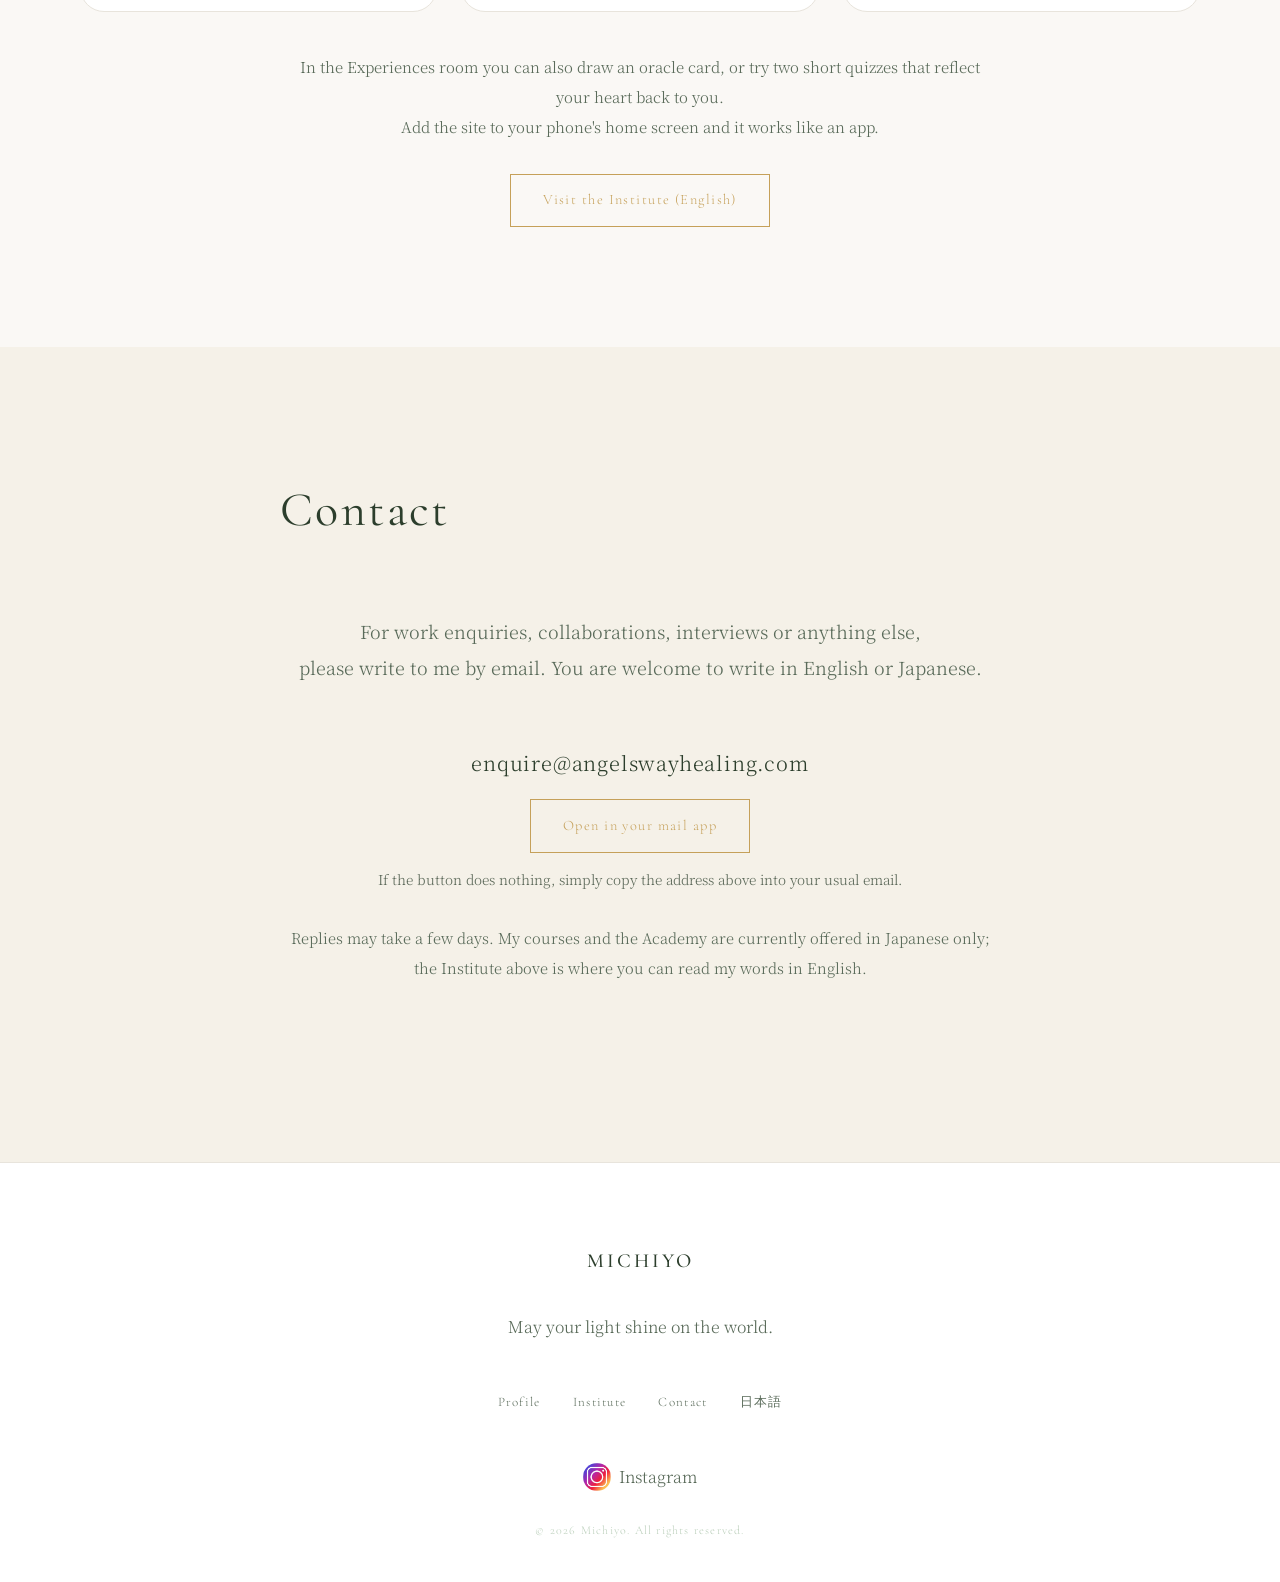
<file: english.html>
<!DOCTYPE html>
<html lang="en">

<head>
    <meta charset="UTF-8">
    <meta name="viewport" content="width=device-width, initial-scale=1.0">
    <title>MICHIYO - Spiritual Counsellor | Official Site (English)</title>
    <meta name="description"
        content="Official website of Michiyo, a spiritual counsellor based in Japan with close to twenty years of practice, author of more than ten books, and founder of the Spiritual Metascience Institute and Academy. Read her profile in English and get in touch.">
    <link rel="alternate" hreflang="ja" href="https://angelswayhealing.com/">
    <link rel="alternate" hreflang="en" href="https://angelswayhealing.com/english.html">

    <link rel="stylesheet" href="styles.css?v=14">
    <link rel="preconnect" href="https://fonts.googleapis.com">
    <link rel="preconnect" href="https://fonts.gstatic.com" crossorigin>
    <link rel="icon" type="image/png" href="./favicon.png?v=4">
    <link
        href="https://fonts.googleapis.com/css2?family=Noto+Serif+JP:wght@200;300;400;500;600;700&family=Cormorant+Garamond:wght@300;400;500;600;700&family=Pinyon+Script&display=swap"
        rel="stylesheet">
</head>

<body>
    <!-- Navigation -->
    <nav class="navbar">
        <div class="nav-container">
            <a href="index.html" class="nav-logo">MICHIYO Official Site</a>
            <ul class="nav-menu" id="nav-menu">
                <li><a href="#profile" class="nav-link">Profile</a></li>
                <li><a href="#institute" class="nav-link">Institute</a></li>
                <li><a href="#contact" class="nav-link">Contact</a></li>
                <li><a href="index.html" class="nav-link" lang="ja">日本語</a></li>
            </ul>
            <a href="index.html" class="nav-lang" lang="ja" aria-label="日本語ページ">日本語</a>
        </div>
    </nav>

    <!-- Hero Section (Simplified) -->
    <section id="home" class="hero">
        <div class="hero-image-wrapper">
            <img src="images/hero_forest_v3.png" alt="Michiyo - Spiritual Counsellor" class="hero-image">
            <div class="hero-overlay"></div>
        </div>
        <div class="hero-content">
            <h1 class="hero-title">
                <span class="title-line">Remember the Light</span>
                <span class="title-line">Within You</span>
            </h1>
            <div class="hero-signature">Michiyo</div>
            <p class="hero-subtitle">Spiritual Counsellor · Author · Teacher</p>
        </div>
        <div class="scroll-indicator">
            <span>Scroll</span>
            <div class="scroll-line"></div>
        </div>
    </section>

    <!-- About Section (English) -->
    <section id="profile" class="about" style="padding-top: 80px;">
        <div class="container">
            <h2 class="section-title">Profile</h2>

            <div class="about-content">
                <div class="about-text">
                    <h3 class="about-name">
                        MICHIYO
                        <span>Spiritual Counsellor · Author · Teacher</span>
                    </h3>

                    <div class="about-description">
                        <p>
                            I’m Michiyo, a spiritual counsellor based in Japan. For close to twenty years I have worked with the soul rather than the mind, giving readings to more than 7,000 people on work, family, love and partnership. I have also written more than ten books, all published in Japanese.
                        </p>
                        <p>
                            To me, the real purpose of spirituality is to remember, at the level of the soul, who you truly are — and then to live in a way that is genuinely your own. The answer is never outside you; it is already within. My work has always been about helping people see that for themselves, without depending on anyone — least of all me.
                        </p>
                        <p>
                            These days my work centres on speaking and teaching. I speak regularly on YouTube and on Voicy (a Japanese audio platform), and write on my blog and my Substack newsletter. I teach at the Spiritual Metascience Academy, a school for people training to become spiritual counsellors, and at Tokihana School, a course on creativity with AI. I also advise companies on communication and the use of AI.
                        </p>
                        <p>
                            I no longer take private clients. A small number of one-to-one sessions are offered each month to members of my online community.
                        </p>
                        <p>
                            Away from work, I design jewellery with natural stones, listen to a great deal of progressive rock, and tend the roses in my garden.
                        </p>
                    </div>

                    <div class="about-actions">
                        <a href="#institute" class="btn-outline">Read my words in English</a>
                    </div>
                </div>

                <div class="about-image">
                    <div class="image-frame">
                        <img src="images/about_flower.jpg" alt="About Michiyo"
                            style="width: 100%; height: 100%; object-fit: cover; display: block;">
                    </div>
                </div>
            </div>

            <!-- Short bio (third person) — for organisers, hosts and journalists to copy -->
            <aside class="short-bio" aria-labelledby="short-bio-title">
                <p class="short-bio-label" id="short-bio-title">Short bio · for introductions</p>
                <p class="short-bio-text">
                    Michiyo is a spiritual counsellor, author and teacher based in Japan. Over nearly two decades
                    she has given readings to more than 7,000 people and written more than ten books. She is the
                    founder of the Spiritual Metascience Institute and the Spiritual Metascience Academy, and shares
                    her work through YouTube, Voicy and her Substack newsletter.
                </p>
                <p class="short-bio-note">You are welcome to use this text when introducing Michiyo at an event, on a podcast or in an article.</p>
            </aside>
        </div>
    </section>

    <!-- Institute Section (English) -->
    <section id="institute" class="lab">
        <div class="container">
            <h2 class="section-title">Spiritual Metascience Institute</h2>

            <div class="lab-intro">
                <p class="academy-lead">
                    A place to learn how consciousness works as energy.
                </p>
                <div class="academy-description">
                    <p>
                        The <span class="academy-highlight">Spiritual Metascience Institute</span> is a free,
                        open website where I have gathered, in English, what I have learnt about consciousness
                        over about twenty years of practice. Nothing to register, nothing to buy. The collection
                        grows a little each month.
                    </p>
                </div>
            </div>

            <div class="lab-rooms">
                <a href="https://resonancelink.com/en/zukan/" target="_blank" rel="noopener noreferrer" class="lab-room">
                    <span class="lab-room-en">Atlas</span>
                    <h3>Atlas of Consciousness</h3>
                    <p>Words that seem alike, yet mean very different things, seen through the eyes of the soul.</p>
                </a>
                <a href="https://resonancelink.com/en/hikiyose/" target="_blank" rel="noopener noreferrer" class="lab-room">
                    <span class="lab-room-en">Laboratory</span>
                    <h3>Law of Attraction Lab</h3>
                    <p>Why some wishes come true, and why some do not. How it actually works.</p>
                </a>
                <a href="https://resonancelink.com/en/guidance/" target="_blank" rel="noopener noreferrer" class="lab-room">
                    <span class="lab-room-en">Guidance</span>
                    <h3>Michiyo's Guidance</h3>
                    <p>A guide to open when you feel lost or anxious. Sixty-seven everyday worries, answered.</p>
                </a>
            </div>

            <p class="lab-note">
                In the Experiences room you can also draw an oracle card, or try two short quizzes that reflect your heart back to you.<br>
                Add the site to your phone's home screen and it works like an app.
            </p>

            <div class="academy-btn-wrapper" style="justify-content: center;">
                <a href="https://resonancelink.com/en/" target="_blank" rel="noopener noreferrer" class="btn-outline">Visit the Institute (English)</a>
            </div>
        </div>
    </section>

    <!-- Contact Section (English) -->
    <section id="contact" class="contact">
        <div class="container-narrow">
            <h2 class="section-title">Contact</h2>

            <p class="contact-intro">
                For work enquiries, collaborations, interviews or anything else,<br>
                please write to me by email. You are welcome to write in English or Japanese.
            </p>

            <div style="text-align: center; margin-top: 40px;">
                <p style="font-size: 1.25em; letter-spacing: 0.04em; margin: 0 0 18px; user-select: all;">enquire@angelswayhealing.com</p>
                <a href="mailto:enquire@angelswayhealing.com?subject=Enquiry%20from%20your%20website" class="btn-outline">Open in your mail app</a>
                <p style="font-size: 0.85em; opacity: 0.75; margin-top: 14px;">If the button does nothing, simply copy the address above into your usual email.</p>
            </div>

            <p class="contact-intro" style="margin-top: 32px; font-size: 0.92em;">
                Replies may take a few days. My courses and the Academy are currently offered in Japanese only;<br>
                the Institute above is where you can read my words in English.
            </p>
        </div>
    </section>

    <!-- Footer -->
    <footer class="footer">
        <div class="footer-content">
            <div class="footer-logo">MICHIYO</div>

            <p class="footer-message">
                May your light shine on the world.
            </p>

            <nav class="footer-nav">
                <a href="#profile">Profile</a>
                <a href="#institute">Institute</a>
                <a href="#contact">Contact</a>
                <a href="index.html" lang="ja">日本語</a>
            </nav>

            <div style="margin: 20px 0;">
                <a href="https://www.instagram.com/michiyospiritualcounsellor/" target="_blank"
                    rel="noopener noreferrer" style="display: inline-flex; align-items: center; gap: 8px; color: var(--color-text-light); text-decoration: none;">
                    <img src="icon/instagram.jpg" alt="Instagram" style="width: 28px; height: 28px; border-radius: 50%; object-fit: cover;">
                    <span>Instagram</span>
                </a>
            </div>

            <p class="copyright">© 2026 Michiyo. All rights reserved.</p>
        </div>
    </footer>

</body>

</html>
</file>
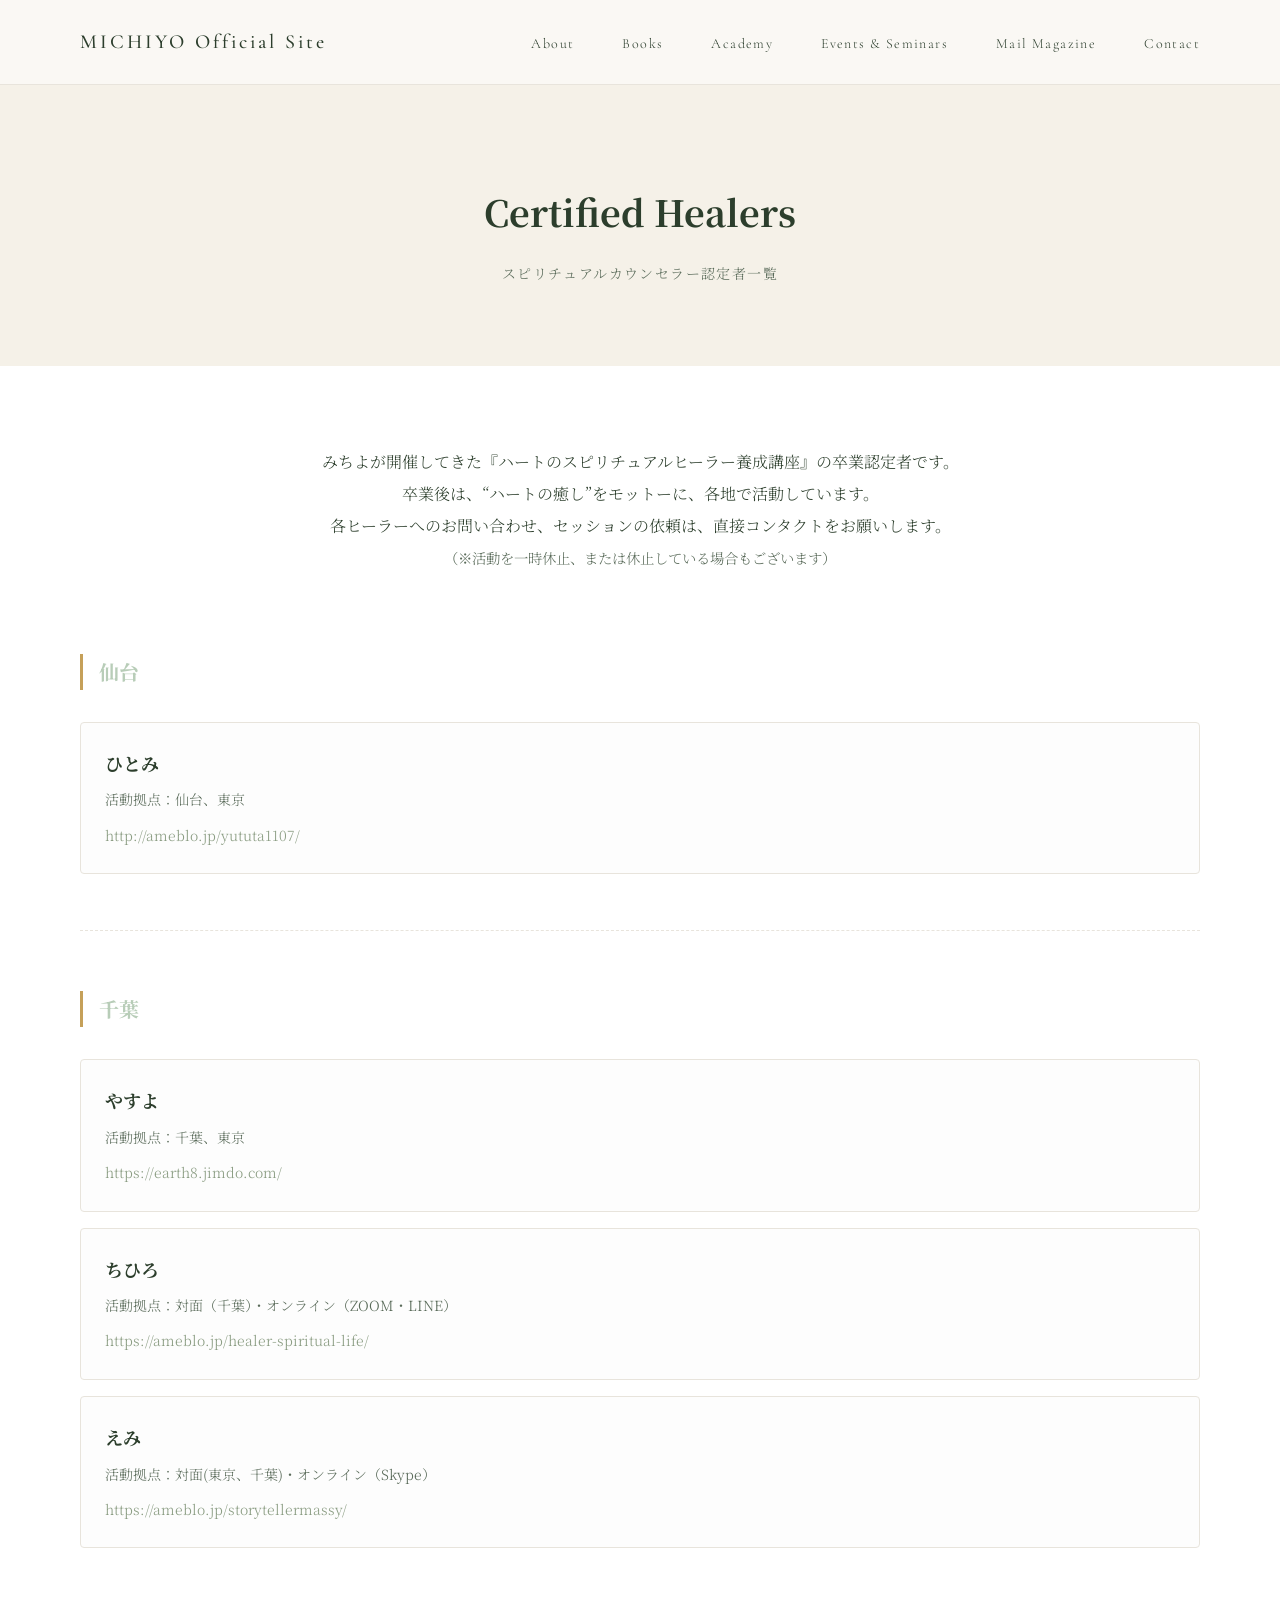
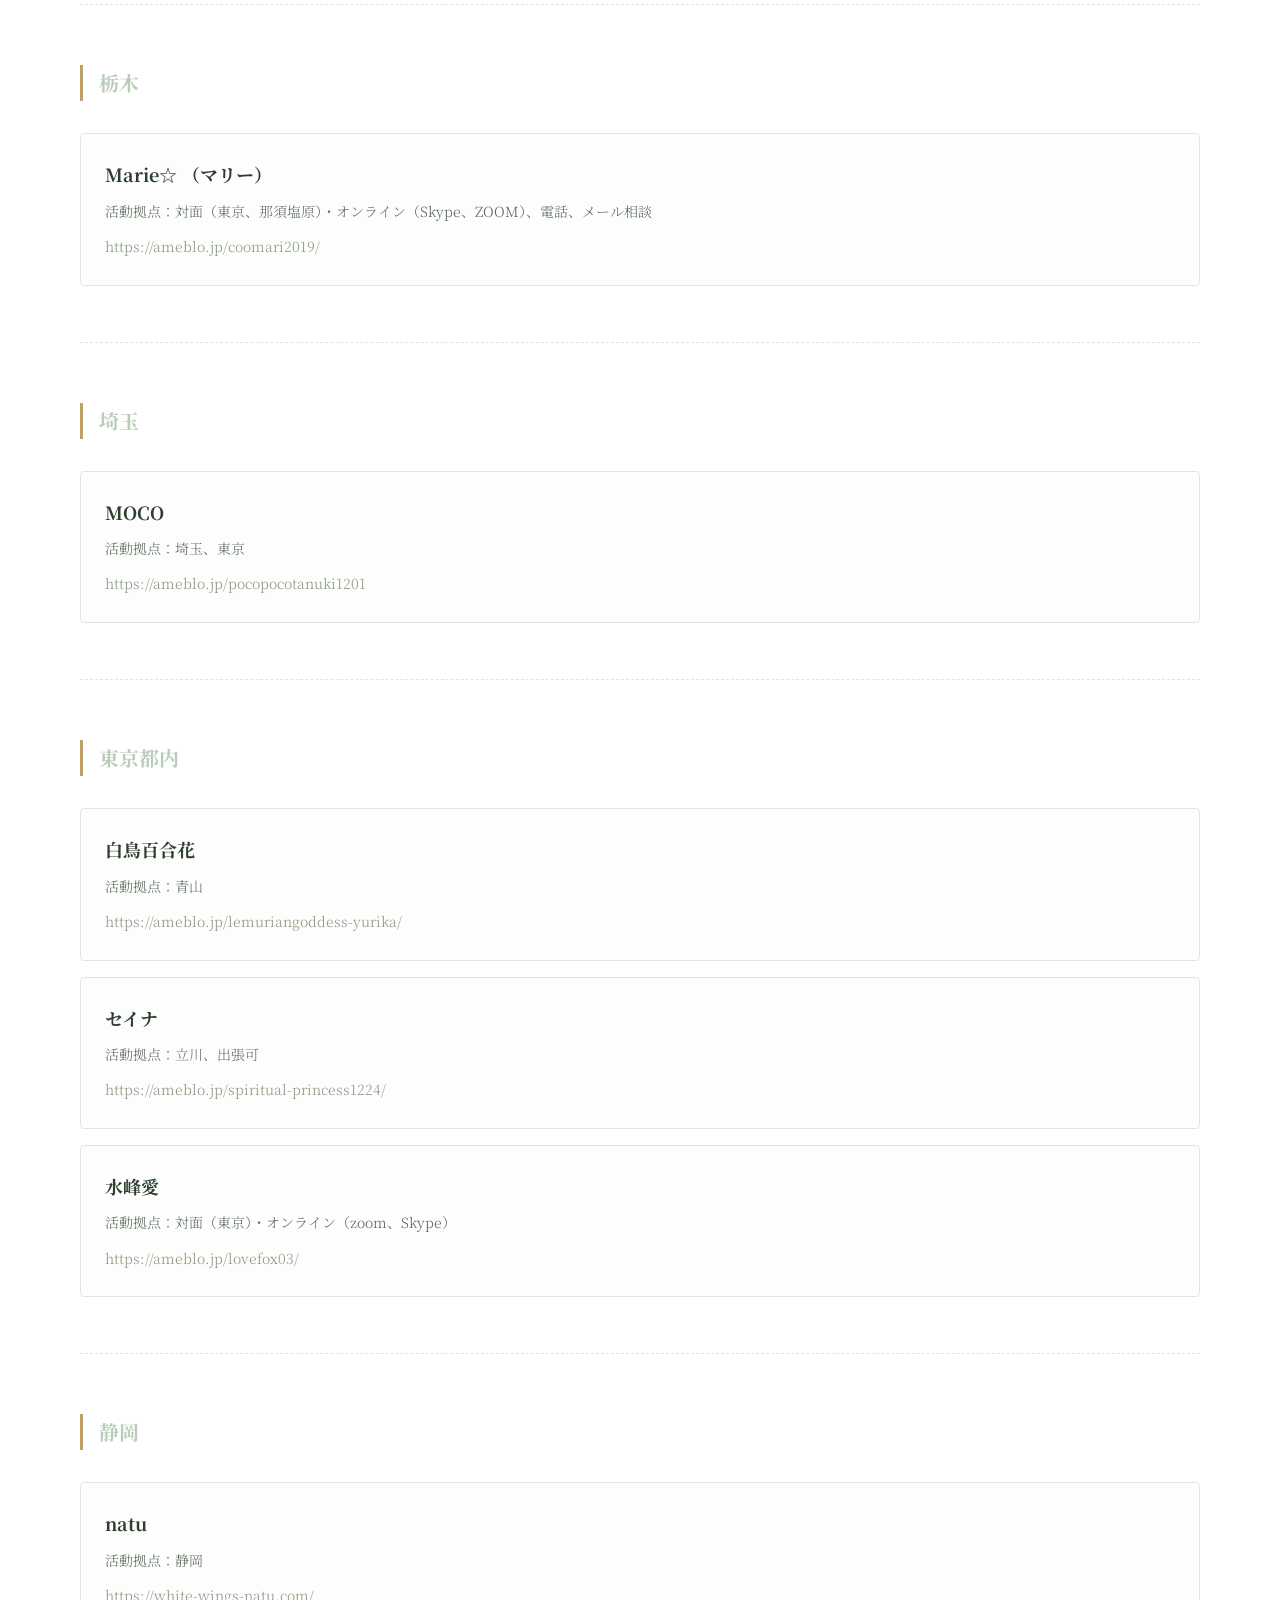
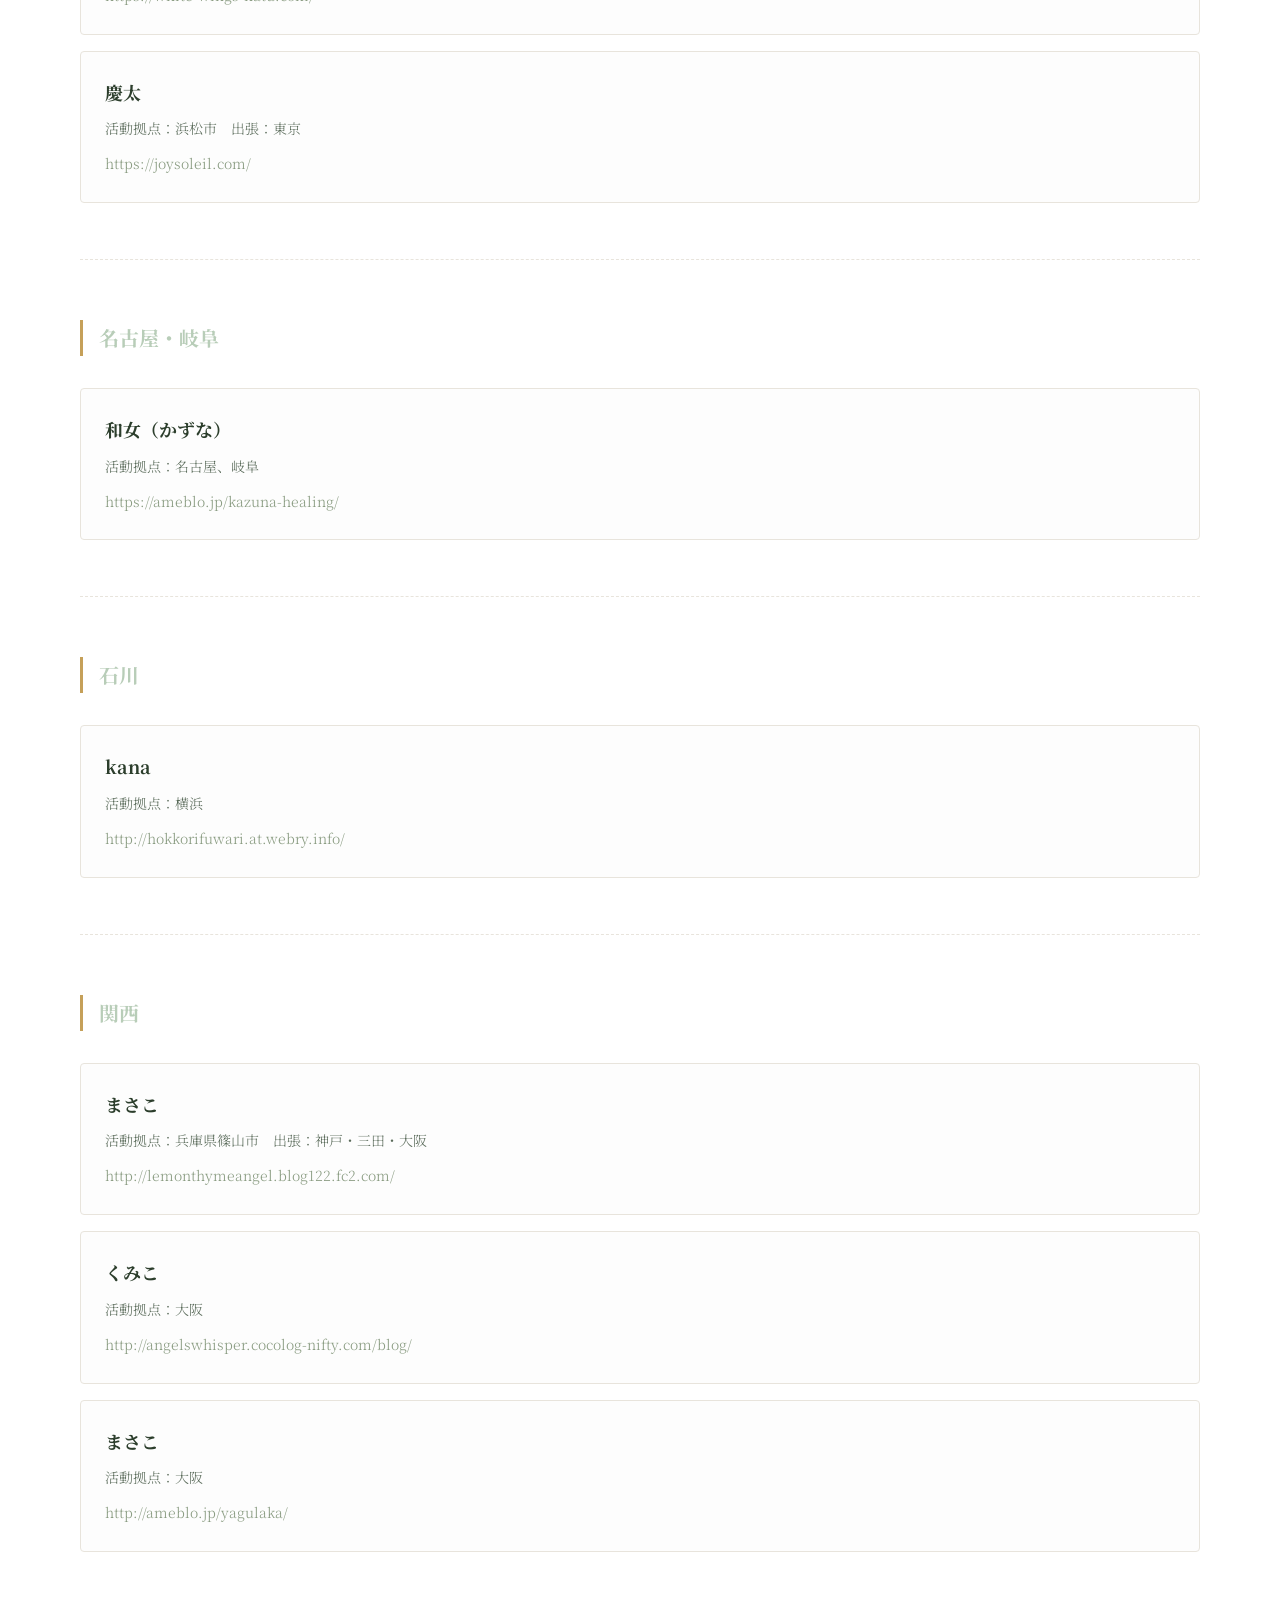
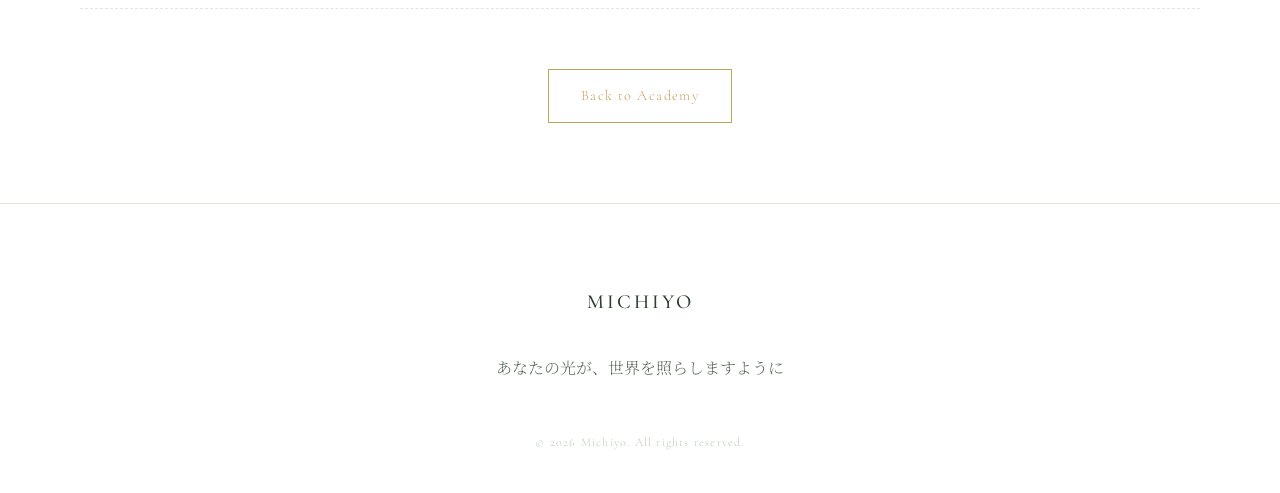
<file: healers.html>
<!DOCTYPE html>
<html lang="ja">

<head>
    <meta charset="UTF-8">
    <meta name="viewport" content="width=device-width, initial-scale=1.0">
    <title>Certified Healers — MICHIYO Official Site</title>
    <meta name="description" content="スピリチュアルカウンセラー養成講座・認定者一覧。みちよ認定のハートのスピリチュアルヒーラーたちをご紹介します。">
    <link rel="stylesheet" href="styles.css?v=updated">
    <link rel="preconnect" href="https://fonts.googleapis.com">
    <link rel="preconnect" href="https://fonts.gstatic.com" crossorigin>
    <link rel="icon" type="image/png" href="./favicon.png?v=4">
    <link
        href="https://fonts.googleapis.com/css2?family=Noto+Serif+JP:wght@200;300;400;500;600;700&family=Cormorant+Garamond:wght@300;400;500;600;700&family=Pinyon+Script&display=swap"
        rel="stylesheet">
</head>

<body>
    <!-- ナビゲーション -->
    <nav class="navbar" style="background: rgba(250, 248, 245, 0.95); box-shadow: 0 2px 16px rgba(0, 0, 0, 0.04);">
        <div class="nav-container">
            <a href="index.html" class="nav-logo">MICHIYO Official Site</a>
            <ul class="nav-menu" id="nav-menu">
                <li><a href="index.html#about" class="nav-link">About</a></li>
                <li><a href="index.html#books" class="nav-link">Books</a></li>
                <li><a href="index.html#academy" class="nav-link">Academy</a></li>
                <li><a href="index.html#courses" class="nav-link">Events & Seminars</a></li>
                <li><a href="index.html#message" class="nav-link">Mail Magazine</a></li>
                <li><a href="index.html#contact" class="nav-link">Contact</a></li>
            </ul>
            <div class="hamburger" id="hamburger">
                <span></span>
                <span></span>
            </div>
        </div>
    </nav>

    <!-- Header Section -->
    <header class="page-header">
        <div class="container">
            <h1 class="page-title">Certified Healers</h1>
            <p class="page-subtitle">スピリチュアルカウンセラー認定者一覧</p>
        </div>
    </header>

    <!-- Healers Content -->
    <section class="healers-content">
        <div class="container">
            <p class="healers-intro">
                みちよが開催してきた『ハートのスピリチュアルヒーラー養成講座』の卒業認定者です。<br>
                卒業後は、“ハートの癒し”をモットーに、各地で活動しています。<br>
                各ヒーラーへのお問い合わせ、セッションの依頼は、直接コンタクトをお願いします。<br>
                <span style="font-size: 0.9em; color: var(--color-text-light);">（※活動を一時休止、または休止している場合もございます）</span>
            </p>

            <div class="healers-region">
                <h3 class="region-title">仙台</h3>
                <div class="healer-card">
                    <h4>ひとみ</h4>
                    <p class="healer-location">活動拠点：仙台、東京</p>
                    <a href="http://ameblo.jp/yututa1107/" target="_blank"
                        rel="noopener noreferrer">http://ameblo.jp/yututa1107/</a>
                </div>
            </div>

            <div class="healers-region">
                <h3 class="region-title">千葉</h3>
                <div class="healer-card">
                    <h4>やすよ</h4>
                    <p class="healer-location">活動拠点：千葉、東京</p>
                    <a href="https://earth8.jimdo.com/" target="_blank"
                        rel="noopener noreferrer">https://earth8.jimdo.com/</a>
                </div>
                <div class="healer-card">
                    <h4>ちひろ</h4>
                    <p class="healer-location">活動拠点：対面（千葉）・オンライン（ZOOM・LINE）</p>
                    <a href="https://ameblo.jp/healer-spiritual-life/" target="_blank"
                        rel="noopener noreferrer">https://ameblo.jp/healer-spiritual-life/</a>
                </div>
                <div class="healer-card">
                    <h4>えみ</h4>
                    <p class="healer-location">活動拠点：対面(東京、千葉)・オンライン（Skype）</p>
                    <a href="https://ameblo.jp/storytellermassy/" target="_blank"
                        rel="noopener noreferrer">https://ameblo.jp/storytellermassy/</a>
                </div>
            </div>

            <div class="healers-region">
                <h3 class="region-title">栃木</h3>
                <div class="healer-card">
                    <h4>Marie☆ （マリー）</h4>
                    <p class="healer-location">活動拠点：対面（東京、那須塩原）・オンライン（Skype、ZOOM）、電話、メール相談</p>
                    <a href="https://ameblo.jp/coomari2019/" target="_blank"
                        rel="noopener noreferrer">https://ameblo.jp/coomari2019/</a>
                </div>
            </div>

            <div class="healers-region">
                <h3 class="region-title">埼玉</h3>
                <div class="healer-card">
                    <h4>MOCO</h4>
                    <p class="healer-location">活動拠点：埼玉、東京</p>
                    <a href="https://ameblo.jp/pocopocotanuki1201" target="_blank"
                        rel="noopener noreferrer">https://ameblo.jp/pocopocotanuki1201</a>
                </div>
            </div>

            <div class="healers-region">
                <h3 class="region-title">東京都内</h3>
                <div class="healer-card">
                    <h4>白鳥百合花</h4>
                    <p class="healer-location">活動拠点：青山</p>
                    <a href="https://ameblo.jp/lemuriangoddess-yurika/" target="_blank"
                        rel="noopener noreferrer">https://ameblo.jp/lemuriangoddess-yurika/</a>
                </div>
                <div class="healer-card">
                    <h4>セイナ</h4>
                    <p class="healer-location">活動拠点：立川、出張可</p>
                    <a href="https://ameblo.jp/spiritual-princess1224/" target="_blank"
                        rel="noopener noreferrer">https://ameblo.jp/spiritual-princess1224/</a>
                </div>
                <div class="healer-card">
                    <h4>水峰愛</h4>
                    <p class="healer-location">活動拠点：対面（東京）・オンライン（zoom、Skype）</p>
                    <a href="https://ameblo.jp/lovefox03/" target="_blank"
                        rel="noopener noreferrer">https://ameblo.jp/lovefox03/</a>
                </div>
            </div>

            <div class="healers-region">
                <h3 class="region-title">静岡</h3>
                <div class="healer-card">
                    <h4>natu</h4>
                    <p class="healer-location">活動拠点：静岡</p>
                    <a href="https://white-wings-natu.com/" target="_blank"
                        rel="noopener noreferrer">https://white-wings-natu.com/</a>
                </div>
                <div class="healer-card">
                    <h4>慶太</h4>
                    <p class="healer-location">活動拠点：浜松市　出張：東京</p>
                    <a href="https://joysoleil.com/" target="_blank"
                        rel="noopener noreferrer">https://joysoleil.com/</a>
                </div>
            </div>

            <div class="healers-region">
                <h3 class="region-title">名古屋・岐阜</h3>
                <div class="healer-card">
                    <h4>和女（かずな）</h4>
                    <p class="healer-location">活動拠点：名古屋、岐阜</p>
                    <a href="https://ameblo.jp/kazuna-healing/" target="_blank"
                        rel="noopener noreferrer">https://ameblo.jp/kazuna-healing/</a>
                </div>
            </div>

            <div class="healers-region">
                <h3 class="region-title">石川</h3>
                <div class="healer-card">
                    <h4>kana</h4>
                    <p class="healer-location">活動拠点：横浜</p>
                    <a href="http://hokkorifuwari.at.webry.info/" target="_blank"
                        rel="noopener noreferrer">http://hokkorifuwari.at.webry.info/</a>
                </div>
            </div>

            <div class="healers-region">
                <h3 class="region-title">関西</h3>
                <div class="healer-card">
                    <h4>まさこ</h4>
                    <p class="healer-location">活動拠点：兵庫県篠山市　出張：神戸・三田・大阪</p>
                    <a href="http://lemonthymeangel.blog122.fc2.com/" target="_blank"
                        rel="noopener noreferrer">http://lemonthymeangel.blog122.fc2.com/</a>
                </div>
                <div class="healer-card">
                    <h4>くみこ</h4>
                    <p class="healer-location">活動拠点：大阪</p>
                    <a href="http://angelswhisper.cocolog-nifty.com/blog/" target="_blank"
                        rel="noopener noreferrer">http://angelswhisper.cocolog-nifty.com/blog/</a>
                </div>
                <div class="healer-card">
                    <h4>まさこ</h4>
                    <p class="healer-location">活動拠点：大阪</p>
                    <a href="http://ameblo.jp/yagulaka/" target="_blank"
                        rel="noopener noreferrer">http://ameblo.jp/yagulaka/</a>
                </div>
            </div>

            <div style="margin-top: 60px; text-align: center;">
                <a href="index.html#academy" class="btn-outline">Back to Academy</a>
            </div>
        </div>
    </section>

    <!-- Footer -->
    <footer class="footer">
        <div class="footer-content">
            <div class="footer-logo">MICHIYO</div>
            <p class="footer-message">
                あなたの光が、世界を照らしますように
            </p>
            <p class="copyright">© 2026 Michiyo. All rights reserved.</p>
        </div>
    </footer>

    <script src="script.js"></script>
</body>

</html>
</file>
<file: styles.css>
﻿/* ===================================
   リセット & 基本設定
   =================================== */
* {
    margin: 0;
    padding: 0;
    box-sizing: border-box;
}

:root {
    /* カラーパレット - 明るく洗練された色調 */
    --color-white: #FFFFFF;
    --color-cream: #FAF8F5;
    --color-beige: #F5F1E8;
    --color-light-green: #D4E6D4;
    --color-sage: #B8CDB8;
    --color-olive: #8B9D83;
    --color-text: #2C3E2C;
    --color-text-light: #5A6B5A;
    --color-border: #E8E4DC;
    --color-gold: #C5A059;

    /* フォント */
    --font-serif: 'Noto Serif JP', serif;
    --font-sans: 'Cormorant Garamond', serif;
    --font-english: 'Cormorant Garamond', serif;

    /* スペーシング */
    --section-padding: 120px;
    --container-max: 1200px;
    --container-narrow: 800px;
}

html {
    scroll-behavior: smooth;
    font-size: 16px;
}

body {
    font-family: var(--font-serif);
    color: var(--color-text);
    background: var(--color-cream);
    line-height: 1.8;
    font-weight: 300;
    -webkit-font-smoothing: antialiased;
    -moz-osx-font-smoothing: grayscale;
}

/* ===================================
   コンテナ
   =================================== */
.container {
    max-width: var(--container-max);
    margin: 0 auto;
    padding: 0 40px;
}

.container-wide {
    max-width: 1400px;
    margin: 0 auto;
    padding: 0 40px;
}

.container-narrow {
    max-width: var(--container-narrow);
    margin: 0 auto;
    padding: 0 40px;
}

/* ===================================
   ナビゲーション
   =================================== */
.navbar {
    position: fixed;
    top: 0;
    left: 0;
    right: 0;
    z-index: 1000;
    background: rgba(250, 248, 245, 0.95);
    backdrop-filter: blur(10px);
    border-bottom: 1px solid var(--color-border);
    transition: all 0.3s ease;
}

.nav-container {
    max-width: var(--container-max);
    margin: 0 auto;
    padding: 24px 40px;
    display: flex;
    justify-content: space-between;
    align-items: center;
}

.nav-logo {
    font-family: var(--font-sans);
    font-size: 20px;
    font-weight: 500;
    letter-spacing: 0.15em;
    color: var(--color-text);
    text-decoration: none;
    transition: opacity 0.3s ease;
}

.nav-logo:hover {
    opacity: 0.6;
}

.nav-menu {
    display: flex;
    gap: 48px;
    list-style: none;
}

.nav-link {
    font-family: var(--font-sans);
    font-size: 14px;
    letter-spacing: 0.1em;
    color: var(--color-text);
    text-decoration: none;
    transition: color 0.3s ease;
    position: relative;
}

.nav-link::after {
    content: '';
    position: absolute;
    bottom: -4px;
    left: 0;
    width: 0;
    height: 1px;
    background: var(--color-olive);
    transition: width 0.3s ease;
}

.nav-link:hover {
    color: var(--color-olive);
}

.nav-link:hover::after {
    width: 100%;
}

.hamburger {
    display: none;
    flex-direction: column;
    gap: 6px;
    cursor: pointer;
}

.hamburger span {
    width: 24px;
    height: 1px;
    background: var(--color-text);
    transition: all 0.3s ease;
}

/* 英語ページ: 三人称の短い紹介文(主催者・記者がコピーして使う) */
.short-bio {
    max-width: 760px;
    margin: 72px auto 0;
    padding: 32px 0 0;
    border-top: 1px solid var(--color-border);
}
.short-bio-label {
    font-family: var(--font-sans);
    font-size: 13px;
    letter-spacing: 0.2em;
    text-transform: uppercase;
    color: var(--color-olive);
    margin-bottom: 16px;
}
.short-bio-text {
    font-size: 16px;
    line-height: 2;
    color: var(--color-text);
    margin-bottom: 12px;
}
.short-bio-note {
    font-size: 13px;
    line-height: 1.8;
    color: var(--color-text-light);
}
@media (max-width: 768px) {
    .short-bio {
        margin-top: 48px;
        padding-top: 24px;
    }
}

/* 言語切替ボタン(ナビ右端・スマホでも常に見える) */
.nav-lang {
    font-family: var(--font-sans);
    font-size: 14px;
    letter-spacing: 0.08em;
    color: var(--color-text);
    text-decoration: none;
    border: 1px solid var(--color-olive);
    border-radius: 999px;
    padding: 6px 14px;
    margin-left: 32px;
    white-space: nowrap;
    transition: background 0.3s ease, color 0.3s ease;
}

.nav-lang:hover {
    background: var(--color-olive);
    color: var(--color-white);
}

@media (max-width: 768px) {
    .nav-lang {
        margin-left: auto;
        margin-right: 14px;
        font-size: 12px;
        padding: 4px 10px;
    }
    .nav-logo {
        font-size: 16px;
        letter-spacing: 0.1em;
        white-space: nowrap;
    }
}

/* ===================================
   ヒーローセクション
   =================================== */
.hero {
    position: relative;
    height: 100vh;
    min-height: 700px;
    display: flex;
    align-items: center;
    justify-content: flex-start;
    overflow: hidden;
}

/* 画像ラッパー: アニメーション復元 */
.hero-image-wrapper {
    position: absolute;
    top: 0;
    left: 0;
    width: 100%;
    height: 100%;
    opacity: 0;
    animation: fadeInImage 1.5s ease-out 0.3s forwards;
}

.hero-image {
    width: 100%;
    height: 100%;
    object-fit: cover;
    object-position: center;
}

.hero-overlay {
    position: absolute;
    top: 0;
    left: 0;
    width: 100%;
    height: 100%;
    background: linear-gradient(90deg,
            rgba(250, 248, 245, 0.4) 0%,
            rgba(250, 248, 245, 0.1) 60%,
            rgba(212, 230, 212, 0.1) 100%);
}

/* コンテンツ: アニメーション復元 */
.hero-content {
    position: relative;
    z-index: 2;
    text-align: left;
    max-width: 600px;
    padding: 0 40px;
    margin-left: 8%;
    opacity: 0;
    animation: fadeInUp 1.2s ease-out 0.8s forwards;
}

.hero-title {
    font-family: var(--font-serif);
    font-size: clamp(24px, 4vw, 42px);
    font-weight: 300;
    line-height: 1.6;
    color: var(--color-text);
    margin-bottom: 24px;
}

.title-line {
    display: block;
}

/* ===================================
   サインアニメーション
   =================================== */
.hero-signature {
    font-family: 'Pinyon Script', cursive;
    font-size: 64px;
    color: var(--color-text);
    margin: 16px 0 24px;
    transform: rotate(-3deg);
    transform-origin: left center;
    opacity: 0;
    clip-path: polygon(0 0, 0 100%, 0 100%, 0 0);
    animation: drawSignature 2s ease-in-out 1.2s forwards, fadeIn 0.5s ease-out 1.2s forwards;
}

@keyframes drawSignature {
    0% {
        clip-path: polygon(0 0, 0 100%, 0 100%, 0 0);
    }

    100% {
        clip-path: polygon(0 0, 0 100%, 100% 100%, 100% 0);
    }
}

.hero-subtitle {
    font-family: var(--font-sans);
    font-size: 13px;
    letter-spacing: 0.2em;
    color: var(--color-text);
    font-weight: 400;
    opacity: 0;
    animation: fadeInUp 1s ease-out 2.5s forwards;
}

.scroll-indicator {
    position: absolute;
    bottom: 40px;
    left: 8%;
    transform: none;
    display: flex;
    flex-direction: column;
    align-items: center;
    z-index: 10;
    padding-left: 40px;
    opacity: 0;
    animation: fadeIn 1s ease-out 1.5s forwards;
}

.scroll-indicator span {
    font-family: var(--font-sans);
    font-size: 12px;
    letter-spacing: 0.2em;
    color: var(--color-text-light);
}

.scroll-line {
    width: 1px;
    height: 40px;
    background: var(--color-olive);
    animation: scrollAnimation 2s ease-in-out infinite;
}

@keyframes scrollAnimation {

    0%,
    100% {
        opacity: 0;
        transform: translateY(0);
    }

    50% {
        opacity: 1;
        transform: translateY(10px);
    }
}

/* ===================================
   セクション共通
   =================================== */
section {
    padding: var(--section-padding) 0;
    position: relative;
}

.section-number {
    font-family: var(--font-sans);
    font-size: 14px;
    letter-spacing: 0.2em;
    color: var(--color-sage);
    margin-bottom: 8px;
}

.section-title {
    font-family: var(--font-sans);
    font-size: clamp(36px, 4vw, 48px);
    font-weight: 400;
    letter-spacing: 0.05em;
    color: var(--color-text);
    margin-bottom: 60px;
}

.section-intro {
    font-size: 18px;
    line-height: 2;
    color: var(--color-text-light);
    margin-bottom: 80px;
    text-align: center;
}

/* ===================================
   About
   =================================== */
.about {
    background: var(--color-white);
}

.about-content {
    display: grid;
    grid-template-columns: 1.2fr 1fr;
    gap: 80px;
    align-items: start;
}

.about-lead {
    font-size: 28px;
    line-height: 2;
    margin-bottom: 48px;
    font-weight: 400;
    color: var(--color-text);
}

.about-description {
    margin-bottom: 60px;
}

.about-description p {
    font-size: 16px;
    line-height: 2;
    color: var(--color-text-light);
    margin-bottom: 24px;
}

.about-profile h3 {
    font-size: 18px;
    font-weight: 500;
    margin-bottom: 24px;
    color: var(--color-text);
}

.about-profile ul {
    list-style: none;
}

.about-profile li {
    font-size: 15px;
    line-height: 2;
    color: var(--color-text-light);
    padding-left: 20px;
    position: relative;
    margin-bottom: 12px;
}

.about-profile li::before {
    content: '—';
    position: absolute;
    left: 0;
    color: var(--color-sage);
}

.about-image {
    position: relative;
    padding-top: 133%;
}

.image-frame {
    position: absolute;
    top: 0;
    left: 0;
    width: 100%;
    height: 100%;
    background: linear-gradient(135deg, var(--color-light-green), var(--color-beige));
    border-radius: 2px;
}

/* ===================================
   About Updates
   =================================== */
.about-name {
    font-family: var(--font-serif);
    font-size: 2.2rem;
    margin-bottom: 2rem;
    color: var(--color-text);
    line-height: 1.3;
}

.about-name span {
    display: block;
    font-size: 1.1rem;
    font-family: var(--font-sans);
    margin-top: 0.8rem;
    color: var(--color-gold);
    font-weight: 500;
}

.about-actions {
    margin-top: 2.5rem;
}

.btn-outline {
    display: inline-block;
    padding: 0.8rem 2rem;
    border: 1px solid var(--color-gold);
    color: var(--color-gold);
    text-decoration: none;
    font-family: var(--font-english);
    letter-spacing: 0.1em;
    transition: all 0.3s ease;
    font-size: 0.9rem;
}

.btn-outline:hover {
    background: var(--color-gold);
    color: var(--color-white);
}

/* ===================================
   Books
   =================================== */
.books {
    position: relative;
    background: var(--color-beige);
    overflow: hidden;
    /* Ensure pseudo-element doesn't overflow */
}

.books::before {
    content: '';
    position: absolute;
    top: 0;
    left: 0;
    width: 100%;
    height: 100%;
    background-image: url('images/books_bg_new.jpg');
    background-size: cover;
    background-position: center;
    opacity: 0.15;
    /* Make it faint using opacity */
    pointer-events: none;
    /* Ensure clicks go through to content */
}

.books-grid {
    display: grid;
    grid-template-columns: repeat(auto-fill, minmax(180px, 1fr));
    gap: 40px;
    padding: 20px 0;
}

.book-item {
    display: block;
    text-decoration: none;
    transition: transform 0.3s ease;
}

.book-item img {
    width: 100%;
    height: auto;
    display: block;
    box-shadow: 0 10px 20px rgba(0, 0, 0, 0.1);
    transition: all 0.3s ease;
    border-radius: 2px;
}

.book-item:hover {
    transform: translateY(-8px);
}

.book-item:hover img {
    box-shadow: 0 15px 30px rgba(0, 0, 0, 0.15);
}

/* ===================================
   Oracle
   =================================== */
.oracle {
    background: var(--color-white);
}

.oracle-layout {
    display: grid;
    grid-template-columns: 1fr 1fr;
    gap: 100px;
    align-items: center;
}

.oracle-visual {
    position: relative;
    height: 600px;
    display: flex;
    align-items: center;
    justify-content: center;
}

.oracle-cards {
    position: relative;
    width: 100%;
    height: 100%;
    display: flex;
    align-items: center;
    justify-content: center;
}

.oracle-card {
    position: absolute;
    width: 280px;
    height: 400px;
    background: var(--color-white);
    border: 1px solid var(--color-border);
    border-radius: 2px;
    display: flex;
    align-items: center;
    justify-content: center;
    transition: all 0.4s ease;
    box-shadow: 0 4px 24px rgba(0, 0, 0, 0.06);
}

.card-1 {
    transform: rotate(-8deg) translateX(-40px);
    z-index: 3;
}

.card-2 {
    transform: rotate(0deg);
    z-index: 2;
}

.card-3 {
    transform: rotate(8deg) translateX(40px);
    z-index: 1;
}

.oracle-card:hover {
    transform: scale(1.05) rotate(0deg) !important;
    z-index: 10;
    box-shadow: 0 8px 32px rgba(0, 0, 0, 0.12);
}

.card-title {
    font-size: 18px;
    font-weight: 500;
    color: var(--color-text);
    letter-spacing: 0.05em;
}

.oracle-content {
    padding: 60px 0;
}

.oracle-lead {
    font-size: 24px;
    line-height: 2;
    margin-bottom: 32px;
    font-weight: 400;
}

.oracle-description {
    font-size: 16px;
    line-height: 2;
    color: var(--color-text-light);
    margin-bottom: 40px;
}

.oracle-features {
    list-style: none;
}

.oracle-features li {
    font-size: 15px;
    line-height: 2;
    color: var(--color-text-light);
    padding-left: 20px;
    position: relative;
    margin-bottom: 8px;
}

.oracle-features li::before {
    content: '—';
    position: absolute;
    left: 0;
    color: var(--color-sage);
}

/* ===================================
   Courses
   =================================== */
.courses {
    background: var(--color-light-green);
}

.courses-list {
    display: flex;
    flex-direction: column;
    gap: 1px;
    background: var(--color-border);
}

.course-item {
    background: var(--color-white);
    padding: 48px;
    transition: background 0.3s ease;
}

.course-item:hover {
    background: var(--color-cream);
}

.course-header {
    display: flex;
    justify-content: space-between;
    align-items: baseline;
    margin-bottom: 20px;
    gap: 24px;
}

.course-title {
    font-size: 22px;
    font-weight: 500;
    color: var(--color-text);
}

.course-duration {
    font-family: var(--font-sans);
    font-size: 13px;
    letter-spacing: 0.1em;
    color: var(--color-text-light);
    white-space: nowrap;
}

.course-description {
    font-size: 15px;
    line-height: 2;
    color: var(--color-text-light);
}

/* ===================================
   Message
   =================================== */
.message {
    background: var(--color-white);
}

.message-grid {
    display: grid;
    grid-template-columns: repeat(3, 1fr);
    gap: 48px;
}

.message-item {
    border-top: 1px solid var(--color-border);
    padding-top: 24px;
}

.message-date {
    font-family: var(--font-sans);
    font-size: 12px;
    letter-spacing: 0.1em;
    color: var(--color-sage);
    display: block;
    margin-bottom: 16px;
}

.message-title {
    font-size: 20px;
    font-weight: 500;
    margin-bottom: 16px;
    color: var(--color-text);
}

.message-excerpt {
    font-size: 15px;
    line-height: 1.9;
    color: var(--color-text-light);
}

/* ===================================
   Contact
   =================================== */
.contact {
    background: var(--color-beige);
}

.contact-intro {
    text-align: center;
    font-size: 18px;
    line-height: 2;
    color: var(--color-text-light);
    margin-bottom: 60px;
}

.contact-info {
    margin-bottom: 60px;
}

.info-row {
    display: grid;
    grid-template-columns: 140px 1fr;
    gap: 32px;
    padding: 24px 0;
    border-bottom: 1px solid var(--color-border);
}

.info-row:first-child {
    border-top: 1px solid var(--color-border);
}

.info-label {
    font-family: var(--font-sans);
    font-size: 13px;
    letter-spacing: 0.1em;
    color: var(--color-text);
}

.info-value {
    font-size: 16px;
    color: var(--color-text);
    text-decoration: none;
    transition: color 0.3s ease;
}

.info-value:hover {
    color: var(--color-olive);
}

.info-text {
    font-size: 15px;
    color: var(--color-text-light);
}

.contact-form {
    display: flex;
    flex-direction: column;
    gap: 24px;
}

.form-row input,
.form-row select,
.form-row textarea {
    width: 100%;
    padding: 16px 0;
    border: none;
    border-bottom: 1px solid var(--color-border);
    background: transparent;
    font-family: var(--font-serif);
    font-size: 16px;
    color: var(--color-text);
    transition: border-color 0.3s ease;
}

.form-row input::placeholder,
.form-row textarea::placeholder {
    color: var(--color-text-light);
    opacity: 0.6;
}

.form-row input:focus,
.form-row select:focus,
.form-row textarea:focus {
    outline: none;
    border-bottom-color: var(--color-olive);
}

.form-row textarea {
    resize: vertical;
    min-height: 120px;
}

.submit-btn {
    align-self: flex-start;
    padding: 16px 48px;
    border: 1px solid var(--color-text);
    background: transparent;
    font-family: var(--font-sans);
    font-size: 14px;
    letter-spacing: 0.15em;
    color: var(--color-text);
    cursor: pointer;
    transition: all 0.3s ease;
}

.submit-btn:hover {
    background: var(--color-text);
    color: var(--color-white);
}

/* ===================================
   Footer
   =================================== */
.footer {
    background: var(--color-white);
    padding: 80px 0 40px;
    border-top: 1px solid var(--color-border);
}

.footer-content {
    max-width: var(--container-max);
    margin: 0 auto;
    padding: 0 40px;
    text-align: center;
}

.footer-logo {
    font-family: var(--font-sans);
    font-size: 20px;
    font-weight: 500;
    letter-spacing: 0.15em;
    margin-bottom: 32px;
    color: var(--color-text);
}

.footer-message {
    font-size: 16px;
    line-height: 2;
    color: var(--color-text-light);
    margin-bottom: 48px;
}

.footer-nav {
    display: flex;
    justify-content: center;
    gap: 32px;
    margin-bottom: 48px;
    flex-wrap: wrap;
}

.footer-nav a {
    font-family: var(--font-sans);
    font-size: 13px;
    letter-spacing: 0.1em;
    color: var(--color-text-light);
    text-decoration: none;
    transition: color 0.3s ease;
}

.footer-nav a:hover {
    color: var(--color-olive);
}

.copyright {
    font-family: var(--font-sans);
    font-size: 12px;
    letter-spacing: 0.1em;
    color: var(--color-sage);
}

/* ===================================
   レスポンシブデザイン
   =================================== */
@media (max-width: 1024px) {
    :root {
        --section-padding: 80px;
    }

    .about-content,
    .oracle-layout {
        grid-template-columns: 1fr;
        gap: 60px;
    }

    .books-grid {
        grid-template-columns: repeat(2, 1fr);
    }

    .message-grid {
        grid-template-columns: 1fr;
    }
}

@media (max-width: 768px) {
    :root {
        --section-padding: 60px;
    }

    .container,
    .container-wide,
    .container-narrow {
        padding: 0 24px;
    }

    .nav-container {
        padding: 20px 24px;
    }

    .nav-menu {
        position: fixed;
        top: 71px;
        left: -100%;
        width: 100%;
        height: calc(100vh - 71px);
        flex-direction: column;
        background: var(--color-cream);
        padding: 40px 24px;
        gap: 32px;
        transition: left 0.3s ease;
        border-top: 1px solid var(--color-border);
    }

    .nav-menu.active {
        left: 0;
    }

    .hamburger {
        display: flex;
    }

    .books-grid {
        grid-template-columns: 1fr;
    }

    .oracle-visual {
        height: 450px;
    }

    .oracle-card {
        width: 220px;
        height: 320px;
    }

    .course-header {
        flex-direction: column;
        align-items: flex-start;
        gap: 12px;
    }

    .course-item {
        padding: 32px 24px;
    }

    .info-row {
        grid-template-columns: 1fr;
        gap: 12px;
    }
}

/* ===================================
   アニメーション
   =================================== */
@keyframes fadeInImage {
    from {
        opacity: 0;
    }

    to {
        opacity: 1;
    }
}

@keyframes fadeInUp {
    from {
        opacity: 0;
        transform: translateY(30px);
    }

    to {
        opacity: 1;
        transform: translateY(0);
    }
}

@keyframes fadeIn {
    from {
        opacity: 0;
    }

    to {
        opacity: 1;
    }
}

@media (prefers-reduced-motion: no-preference) {
    .fade-in {
        opacity: 0;
        transform: translateY(30px);
        transition: opacity 0.8s ease, transform 0.8s ease;
    }

    .fade-in.visible {
        opacity: 1;
        transform: translateY(0);
    }
}

/* ===================================
   SNS & Links
   =================================== */
.social-links {
    background: var(--color-white);
    padding: 60px 0;
    border-bottom: 1px solid var(--color-border);
}

.social-grid {
    display: flex;
    justify-content: center;
    align-items: flex-start;
    flex-wrap: wrap;
    gap: 40px 60px;
}

.social-item {
    display: flex;
    flex-direction: column;
    align-items: center;
    gap: 12px;
    text-decoration: none;
    transition: transform 0.3s ease;
}

.social-item img {
    width: 48px;
    height: 48px;
    object-fit: contain;
    transition: all 0.3s ease;
}

.social-item span {
    font-family: var(--font-sans);
    font-size: 11px;
    letter-spacing: 0.15em;
    color: var(--color-text-light);
    text-transform: uppercase;
    transition: color 0.3s ease;
}

.social-item:hover {
    transform: translateY(-4px);
}

.social-item:hover img {
    filter: grayscale(0%) opacity(1);
}

.social-item:hover span {
    color: var(--color-text);
}

@media (max-width: 768px) {
    .social-grid {
        gap: 32px 16px;
        display: grid;
        grid-template-columns: repeat(4, 1fr);
    }

    .social-item img {
        width: 36px;
        height: 36px;
    }

    .social-item span {
        font-size: 10px;
    }
}

/* ===================================
   Academy
   =================================== */
.academy {
    background: var(--color-white);
}

.academy-layout {
    display: grid;
    grid-template-columns: 1fr 1.2fr;
    gap: 80px;
    align-items: center;
}

.academy-image {
    position: relative;
    width: 85%;
    margin: 0 auto;
}

.academy-image .image-frame {
    position: relative;
    width: 100%;
    height: auto;
    background: linear-gradient(135deg, var(--color-light-green), var(--color-beige));
    border-radius: 2px;
    overflow: hidden;
}

.academy-image img {
    width: 100%;
    height: auto;
    display: block;
    object-fit: contain;
    transition: transform 0.5s ease;
}

.academy-image:hover img {
    transform: scale(1.05);
}

.academy-text-content {
    text-align: left;
}

.academy-lead {
    font-size: 24px;
    line-height: 1.8;
    margin-bottom: 32px;
    font-weight: 500;
    color: var(--color-text);
}

.academy-description {
    font-size: 16px;
    line-height: 2;
    color: var(--color-text-light);
    margin-bottom: 40px;
}

.academy-description p {
    margin-bottom: 24px;
}

.academy-btn-wrapper {
    display: flex;
    justify-content: flex-start;
    margin-top: 32px;
}

.academy-highlight {
    color: var(--color-gold);
    font-weight: 700;
}

@media (max-width: 1024px) {
    .academy-layout {
        grid-template-columns: 1fr;
        gap: 60px;
    }

    .academy-image {
        max-width: 500px;
        margin: 0 auto;
    }

    .academy-btn-wrapper {
        justify-content: center;
    }
}

/* ===================================
   Cursor Sparkle Effect
   =================================== */
.cursor-sparkle {
    position: fixed;
    pointer-events: none;
    z-index: 9999;
    will-change: transform, opacity;
    /* Glow for the star shape */
    filter: drop-shadow(0 0 3px rgba(255, 233, 160, 0.6));
}

@keyframes sparkleOn {
    0% {
        transform: scale(0) rotate(0deg);
        opacity: 0;
    }

    50% {
        transform: scale(1) rotate(180deg);
        opacity: 1;
    }

    100% {
        transform: scale(0) rotate(360deg);
        opacity: 0;
    }
}

/* ===================================
   Sliding Text Effect
   =================================== */
.horizontal-scroll-text {
    will-change: transform;
    display: inline-block;
    transition: transform 0.1s linear;
}

/* ===================================
   Healers Page
   =================================== */
.page-header {
    background: var(--color-beige);
    padding: 180px 0 80px;
    text-align: center;
}

.page-title {
    font-family: var(--font-serif);
    font-size: 36px;
    margin-bottom: 16px;
    color: var(--color-text);
}

.page-subtitle {
    font-size: 14px;
    letter-spacing: 0.1em;
    color: var(--color-text-light);
}

.healers-content {
    background: var(--color-white);
    padding: 80px 0;
}

.healers-intro {
    text-align: center;
    line-height: 2;
    margin-bottom: 80px;
    color: var(--color-text);
}

.healers-region {
    margin-bottom: 60px;
    padding-bottom: 40px;
    border-bottom: 1px dashed var(--color-border);
}

.healers-region:last-child {
    border-bottom: none;
}

.region-title {
    font-size: 20px;
    color: var(--color-sage);
    margin-bottom: 32px;
    padding-left: 16px;
    border-left: 3px solid var(--color-gold);
}

.healer-card {
    background: #fdfdfd;
    padding: 24px;
    margin-bottom: 16px;
    border-radius: 4px;
    border: 1px solid var(--color-border);
    transition: all 0.3s ease;
}

.healer-card:hover {
    border-color: var(--color-gold);
    box-shadow: 0 4px 16px rgba(0, 0, 0, 0.03);
}

.healer-card h4 {
    font-size: 18px;
    margin-bottom: 8px;
    color: var(--color-text);
}

.healer-location {
    font-size: 14px;
    color: var(--color-text-light);
    margin-bottom: 8px;
}

.healer-card a {
    font-size: 14px;
    color: var(--color-olive);
    text-decoration: none;
    word-break: break-all;
}

.healer-card a:hover {
    text-decoration: underline;
}

/* Events & Seminar Layout */
.events-layout {
    display: flex;
    align-items: center;
    gap: 60px;
    margin-top: 40px;
}

.events-content {
    flex: 1;
}

.events-image {
    flex: 1;
    max-width: 500px;
}

@media (max-width: 768px) {
    .events-layout {
        flex-direction: column;
    }

    .events-image {
        max-width: 100%;
        width: 100%;
        margin-top: 30px;
    }
}

/* Events Section Grid Layout (Same as About) */
.events-content-grid {
    display: grid;
    grid-template-columns: 1.2fr 1fr;
    gap: 80px;
    align-items: center;
}

.events-text {
    text-align: left;
}

.events-description p {
    font-size: 16px;
    line-height: 2;
    color: var(--color-text-light);
    margin-bottom: 24px;
}

.events-image-wrapper {
    position: relative;
    padding-top: 133%;
    /* Aspect ratio to match about image if needed, or just contain the image */
    width: 100%;
}

.events-image-wrapper img {
    position: absolute;
    top: 0;
    left: 0;
    width: 100%;
    height: 100%;
    object-fit: cover;
    border-radius: 2px;
}

@media (max-width: 768px) {
    .events-content-grid {
        grid-template-columns: 1fr;
        gap: 40px;
    }

    .events-image-wrapper {
        padding-top: 75%;
        /* Landscape for mobile */
    }
}

/* Events Section Reverse (Image Left) */
.events-content-reverse {
    display: grid;
    grid-template-columns: 1fr 1.2fr;
    gap: 80px;
    align-items: center;
}

@media (max-width: 768px) {
    .events-content-reverse {
        grid-template-columns: 1fr;
        gap: 40px;
    }
}

/* ===================================
   レスポンシブ調整: 顔被り回避とレイアウト修正
   =================================== */

/* タブレット・iPad (1024px以下) */
@media screen and (max-width: 1024px) {
    .hero {
        display: block;
        /* Flex解除で配置を自由に */
        height: 100vh;
        min-height: 700px;
    }

    /* 画像の表示位置調整 */
    .hero-image-wrapper {
        height: 100%;
    }

    .hero-image {
        /* 顔の位置を上にキープ */
        object-position: 50% 20%;
    }

    /* scrollインジケーターを非表示にしてスペースを確保 */
    .scroll-indicator {
        display: none !important;
    }

    /* コンテンツをさらに下に配置 */
    .hero-content {
        position: absolute;
        bottom: 30px;
        /* 下からの位置を大幅に下げる (100px -> 30px) */
        left: 40px;
        right: 40px;
        top: auto;

        width: auto;
        max-width: none;
        margin-left: 0;
        padding: 0;
        text-align: left;
        /* 左揃え */
    }

    /* タイトルサイズ調整 */
    .hero-title {
        font-size: 38px;
        line-height: 1.4;
        margin-bottom: 20px;
        text-shadow: 0 0 20px rgba(255, 255, 255, 0.8);
    }

    .hero-signature {
        font-size: 60px;
        margin: 10px 0 20px;
        text-shadow: 0 0 20px rgba(255, 255, 255, 0.8);
    }

    .hero-subtitle {
        font-size: 14px;
        text-shadow: 0 0 10px rgba(255, 255, 255, 0.8);
    }
}

/* スマホ (768px以下) */
@media screen and (max-width: 768px) {
    .hero-image {
        object-position: 55% 15%;
    }

    .hero-content {
        bottom: 20px;
        /* スマホもさらに下げる */
        left: 24px;
        right: 24px;
        text-align: left;
    }

    .hero-title {
        font-size: 28px;
        margin-bottom: 16px;
    }

    .hero-signature {
        font-size: 48px;
        margin: 8px 0 16px;
    }

    .hero-subtitle {
        font-size: 12px;
    }
}
/* ===================================
   Lab（研究所ポータル）
   =================================== */
.lab {
    background: var(--color-cream);
}

.lab-intro {
    max-width: 760px;
    margin: 0 auto 56px;
    text-align: center;
}

.lab-intro .academy-lead {
    margin-bottom: 24px;
}

.lab-intro .academy-description {
    margin-bottom: 0;
}

.lab-intro .academy-description p {
    margin-bottom: 0;
}

.lab-rooms {
    display: grid;
    grid-template-columns: repeat(3, 1fr);
    gap: 24px;
    margin-bottom: 40px;
}

.lab-room {
    display: block;
    text-decoration: none;
    color: var(--color-text);
    background: var(--color-white);
    border: 1px solid var(--color-border);
    border-radius: 24px;
    padding: 36px 28px;
    text-align: center;
    transition: transform 0.3s ease, box-shadow 0.3s ease, border-color 0.3s ease;
}

.lab-room:hover {
    transform: translateY(-4px);
    box-shadow: 0 12px 30px rgba(44, 62, 44, 0.08);
    border-color: var(--color-gold);
}

.lab-room-en {
    display: block;
    font-family: var(--font-english);
    font-size: 13px;
    letter-spacing: 0.2em;
    color: var(--color-gold);
    margin-bottom: 10px;
}

.lab-room h3 {
    font-size: 20px;
    font-weight: 500;
    margin-bottom: 12px;
    color: var(--color-text);
}

.lab-room p {
    font-size: 15px;
    line-height: 1.9;
    color: var(--color-text-light);
}

.lab-note {
    text-align: center;
    font-size: 15px;
    line-height: 2;
    color: var(--color-text-light);
    max-width: 680px;
    margin: 0 auto;
}

.lab-now {
    max-width: 760px;
    margin: 64px auto 0;
    padding: 24px 28px;
    border-top: 1px solid var(--color-gold);
    border-bottom: 1px solid var(--color-gold);
    display: flex;
    gap: 24px;
    align-items: center;
}

.lab-now-label {
    font-family: var(--font-english);
    letter-spacing: 0.2em;
    font-size: 14px;
    color: var(--color-gold);
    flex: 0 0 auto;
}

.lab-now p {
    font-size: 15px;
    line-height: 2;
    margin: 0;
}

.lab-now a {
    color: var(--color-gold);
    text-decoration: underline;
}

.lab-banner {
    max-width: 760px;
    margin: 24px auto 0;
    text-align: center;
}

.lab-banner a {
    display: block;
    padding: 16px 24px;
    background: var(--color-gold);
    color: var(--color-white);
    text-decoration: none;
    letter-spacing: 0.05em;
    font-weight: 500;
}

@media (max-width: 1024px) {
    .lab-rooms {
        grid-template-columns: 1fr;
        max-width: 480px;
        margin-left: auto;
        margin-right: auto;
    }
}

@media (max-width: 768px) {
    .lab-now {
        flex-direction: column;
        align-items: flex-start;
        gap: 8px;
        padding: 20px;
    }
}
</file>
